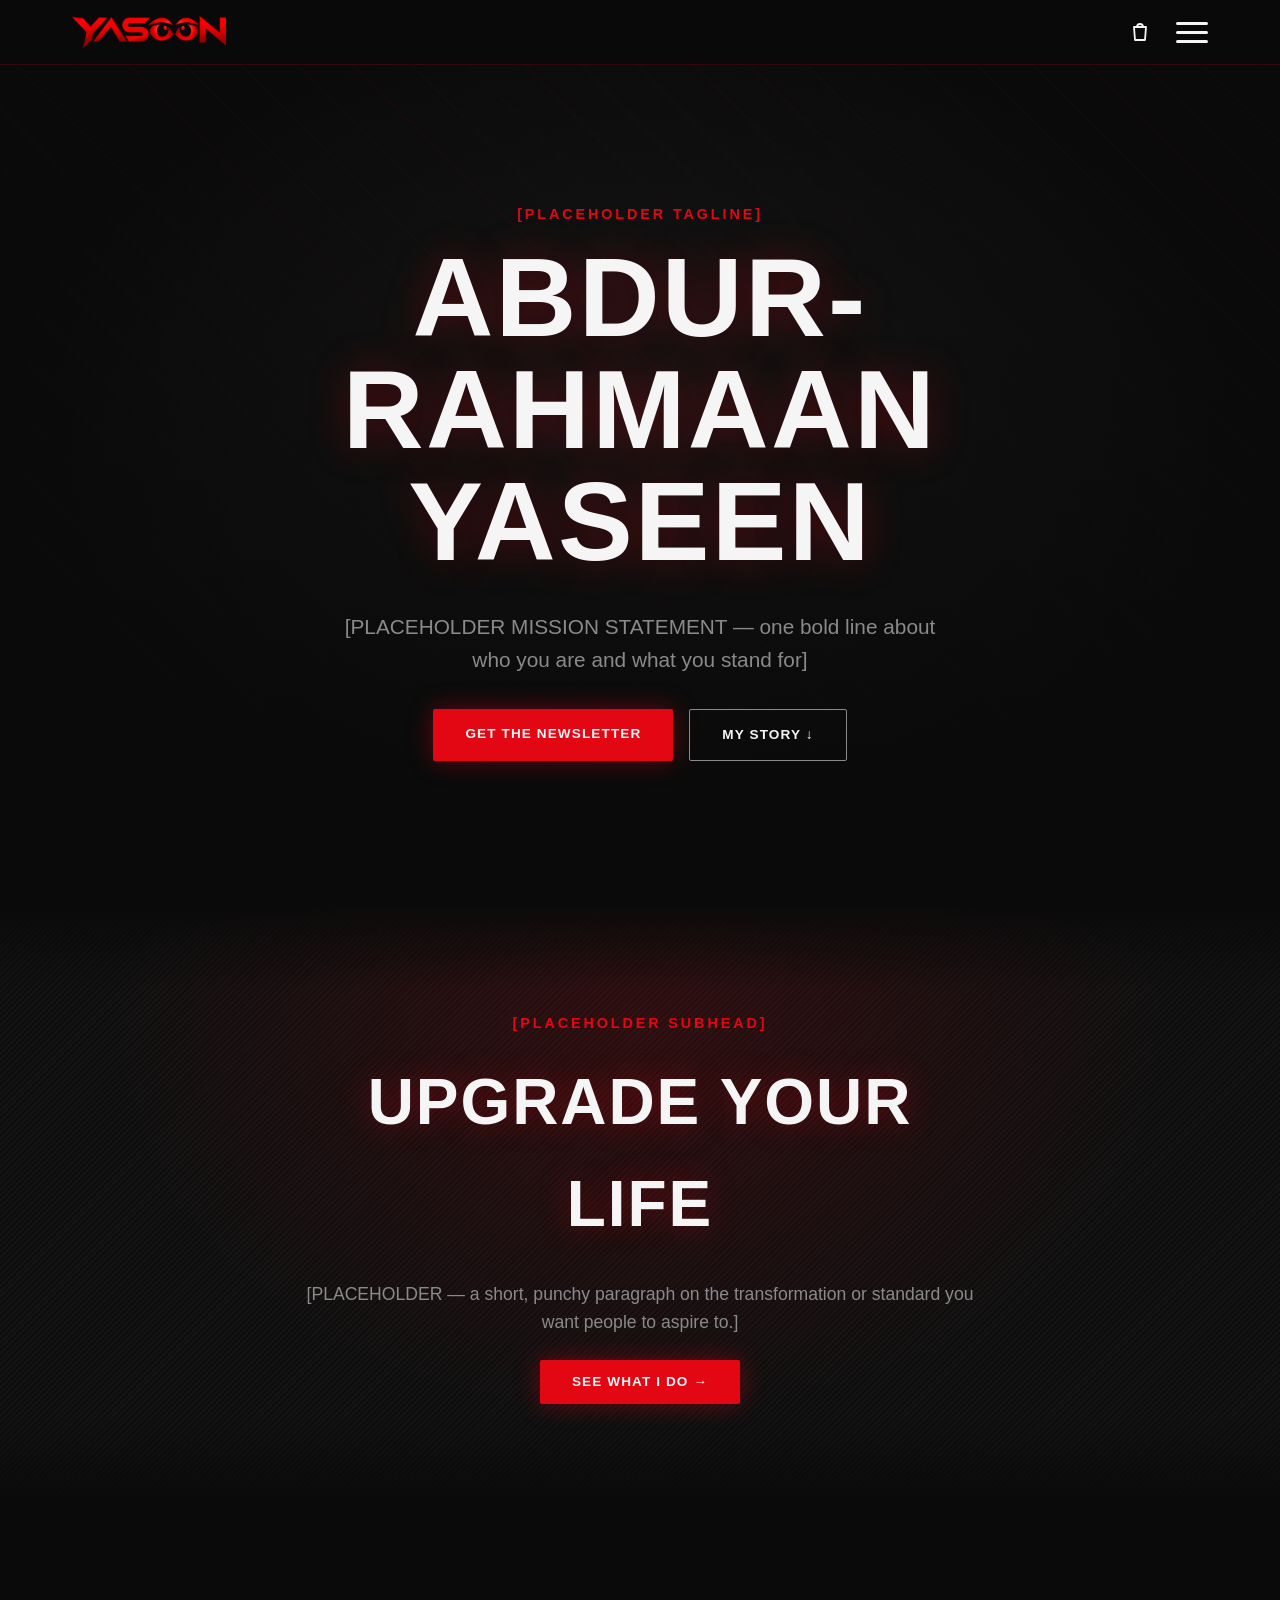
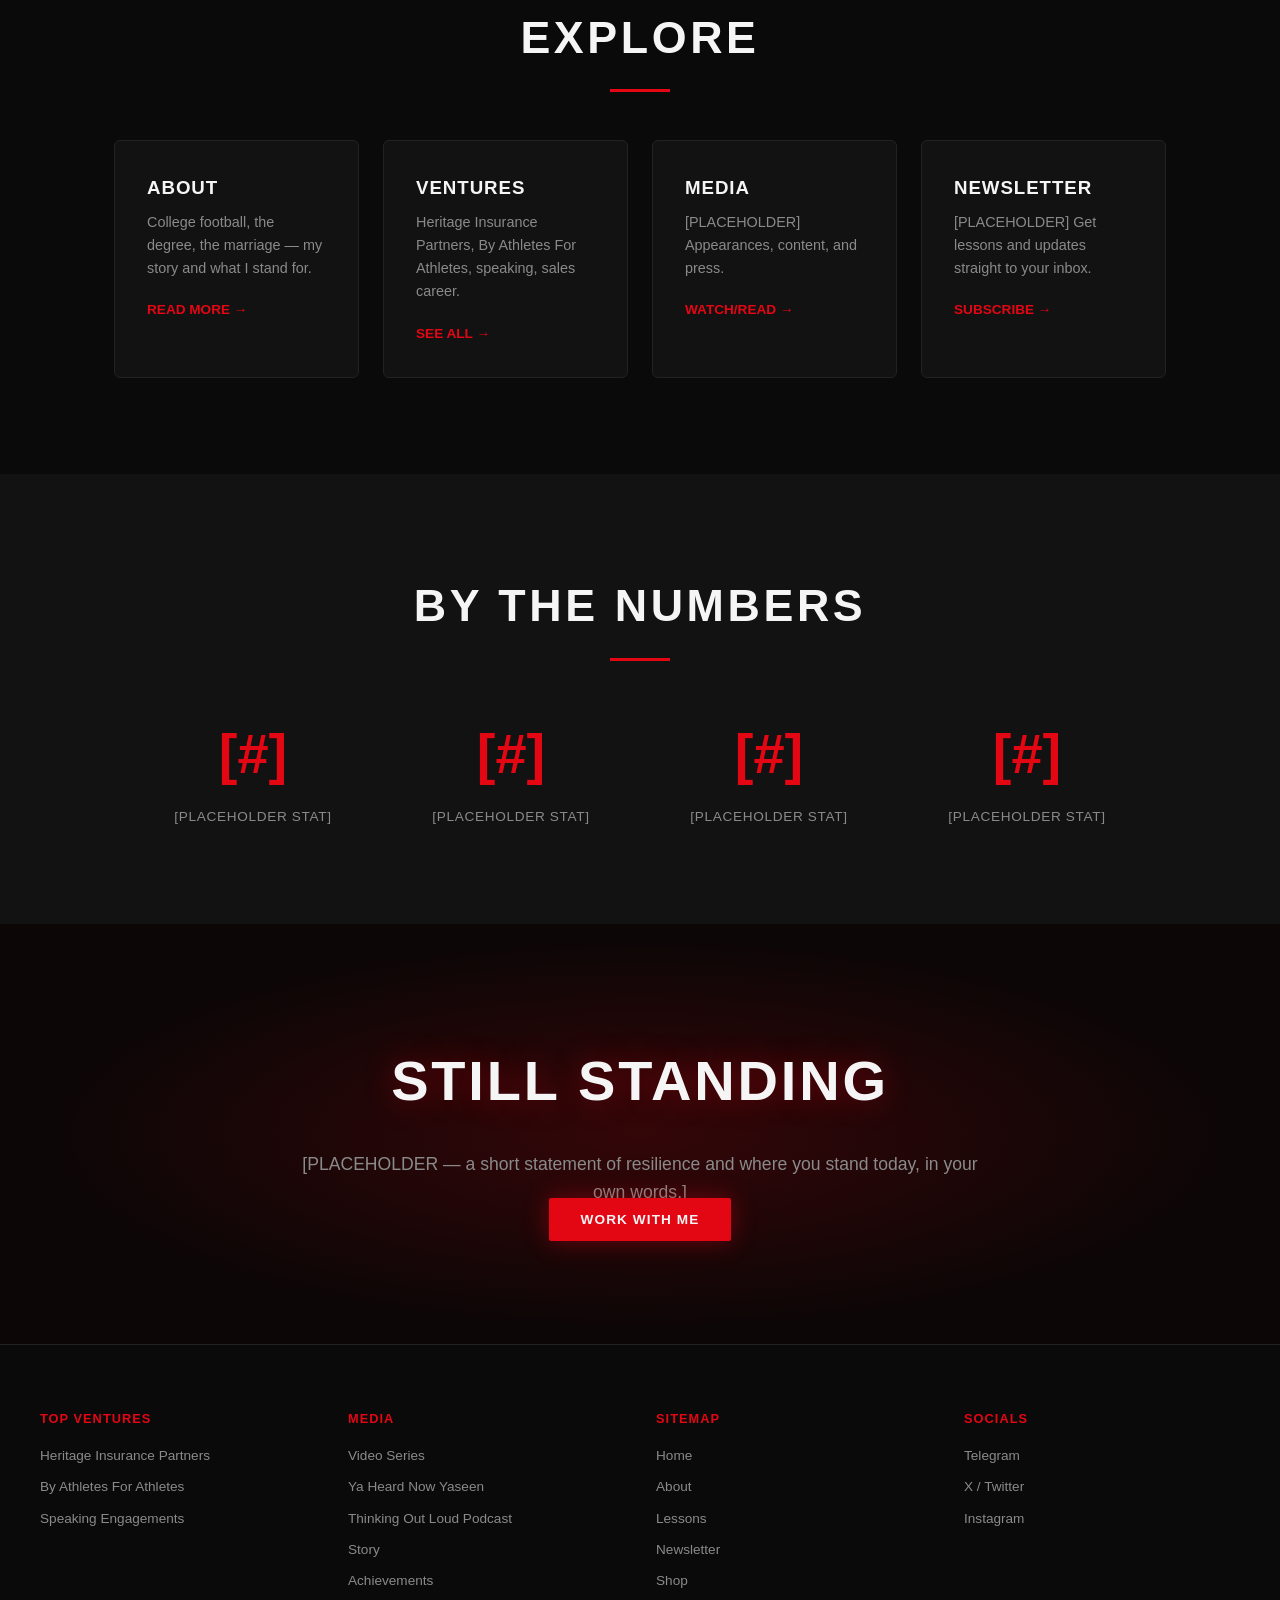
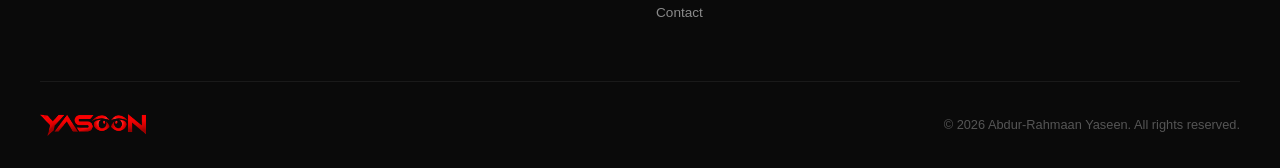
<file: index.html>
<!DOCTYPE html>
<html lang="en">
<head>
<meta charset="UTF-8">
<meta name="viewport" content="width=device-width, initial-scale=1.0">
<title>Abdur-Rahmaan Yaseen</title>
<link rel="stylesheet" href="style.css">
<link rel="icon" type="image/png" sizes="32x32" href="assets/favicon-32.png">
<link rel="icon" type="image/png" sizes="16x16" href="assets/favicon-16.png">
<link rel="apple-touch-icon" href="assets/apple-touch-icon.png">
</head>
<body>

<header class="site-header">
  <div class="header-inner">
    <a class="logo" href="index.html"><img src="assets/logo.png" alt="YAS👀N" class="logo-img"></a>
    <button class="nav-toggle" aria-label="Toggle menu" aria-expanded="false">
      <span></span><span></span><span></span>
    </button>
    <nav class="main-nav">
      <a href="about.html">About</a>
      <a href="lessons.html">Lessons</a>
      <a href="ventures.html">Ventures</a>
      <a href="media.html">Media</a>
      <a href="shop.html">Shop</a>
      <a href="newsletter.html">Newsletter</a>
      <a href="contact.html" class="cta-link">Contact</a>
    </nav>
  </div>
</header>

<section id="top" class="hero">
  <div class="hero-overlay"></div>
  <div class="hero-content">
    <p class="eyebrow">[PLACEHOLDER TAGLINE]</p>
    <h1>ABDUR-RAHMAAN<br>YASEEN</h1>
    <p class="hero-mission">[PLACEHOLDER MISSION STATEMENT — one bold line about who you are and what you stand for]</p>
    <div class="hero-cta">
      <a href="newsletter.html" class="btn btn-primary">Get The Newsletter</a>
      <a href="about.html" class="btn btn-ghost">My Story ↓</a>
    </div>
  </div>
</section>

<section class="upgrade">
  <div class="upgrade-overlay"></div>
  <div class="upgrade-content">
    <p class="eyebrow">[PLACEHOLDER SUBHEAD]</p>
    <h2>UPGRADE YOUR LIFE</h2>
    <p class="upgrade-text">[PLACEHOLDER — a short, punchy paragraph on the transformation or standard you want people to aspire to.]</p>
    <a href="ventures.html" class="btn btn-primary">See What I Do →</a>
  </div>
</section>

<section class="nav-cards">
  <h2 class="section-title">Explore</h2>
  <div class="nav-card-grid">
    <a href="about.html" class="nav-card">
      <h3>About</h3>
      <p>College football, the degree, the marriage — my story and what I stand for.</p>
      <span class="nav-card-link">Read More →</span>
    </a>
    <a href="ventures.html" class="nav-card">
      <h3>Ventures</h3>
      <p>Heritage Insurance Partners, By Athletes For Athletes, speaking, sales career.</p>
      <span class="nav-card-link">See All →</span>
    </a>
    <a href="media.html" class="nav-card">
      <h3>Media</h3>
      <p>[PLACEHOLDER] Appearances, content, and press.</p>
      <span class="nav-card-link">Watch/Read →</span>
    </a>
    <a href="newsletter.html" class="nav-card">
      <h3>Newsletter</h3>
      <p>[PLACEHOLDER] Get lessons and updates straight to your inbox.</p>
      <span class="nav-card-link">Subscribe →</span>
    </a>
  </div>
</section>

<section id="achievements" class="achievements">
  <h2 class="section-title">By The Numbers</h2>
  <div class="stat-grid">
    <div class="stat"><span class="stat-num">[#]</span><span class="stat-label">[PLACEHOLDER STAT]</span></div>
    <div class="stat"><span class="stat-num">[#]</span><span class="stat-label">[PLACEHOLDER STAT]</span></div>
    <div class="stat"><span class="stat-num">[#]</span><span class="stat-label">[PLACEHOLDER STAT]</span></div>
    <div class="stat"><span class="stat-num">[#]</span><span class="stat-label">[PLACEHOLDER STAT]</span></div>
  </div>
</section>

<section class="reaffirm">
  <div class="reaffirm-overlay"></div>
  <div class="reaffirm-content">
    <h2>STILL STANDING</h2>
    <p class="reaffirm-text">[PLACEHOLDER — a short statement of resilience and where you stand today, in your own words.]</p>
    <a href="contact.html" class="btn btn-primary">Work With Me</a>
  </div>
</section>

<footer class="site-footer">
  <div class="footer-inner">
    <div class="footer-col">
      <h4>Top Ventures</h4>
      <a href="https://heritageinsurancepartners.org" target="_blank" rel="noopener">Heritage Insurance Partners</a>
      <a href="https://byathletesforathletes.com" target="_blank" rel="noopener">By Athletes For Athletes</a>
      <a href="ventures.html">Speaking Engagements</a>
    </div>
    <div class="footer-col">
      <h4>Media</h4>
      <a href="media.html">Video Series</a>
      <a href="https://rumble.com/yaheardnowyaseen" target="_blank" rel="noopener">Ya Heard Now Yaseen</a>
      <a href="media.html#thinking-out-loud">Thinking Out Loud Podcast</a>
      <a href="about.html">Story</a>
      <a href="index.html#achievements">Achievements</a>
    </div>
    <div class="footer-col">
      <h4>Sitemap</h4>
      <a href="index.html">Home</a>
      <a href="about.html">About</a>
      <a href="lessons.html">Lessons</a>
      <a href="newsletter.html">Newsletter</a>
      <a href="shop.html">Shop</a>
      <a href="contact.html">Contact</a>
    </div>
    <div class="footer-col">
      <h4>Socials</h4>
      <a href="https://t.me/abdurryaseen" target="_blank" rel="noopener">Telegram</a>
      <a href="https://x.com/abdurryaseen" target="_blank" rel="noopener">X / Twitter</a>
      <a href="https://instagram.com/abdurryaseen" target="_blank" rel="noopener">Instagram</a>
    </div>
  </div>
  <div class="footer-bottom">
    <span class="logo"><img src="assets/logo.png" alt="YAS👀N" class="logo-img"></span>
    <span class="copyright">© <span id="year"></span> Abdur-Rahmaan Yaseen. All rights reserved.</span>
  </div>
</footer>

<script src="script.js"></script>
</body>
</html>
</file>
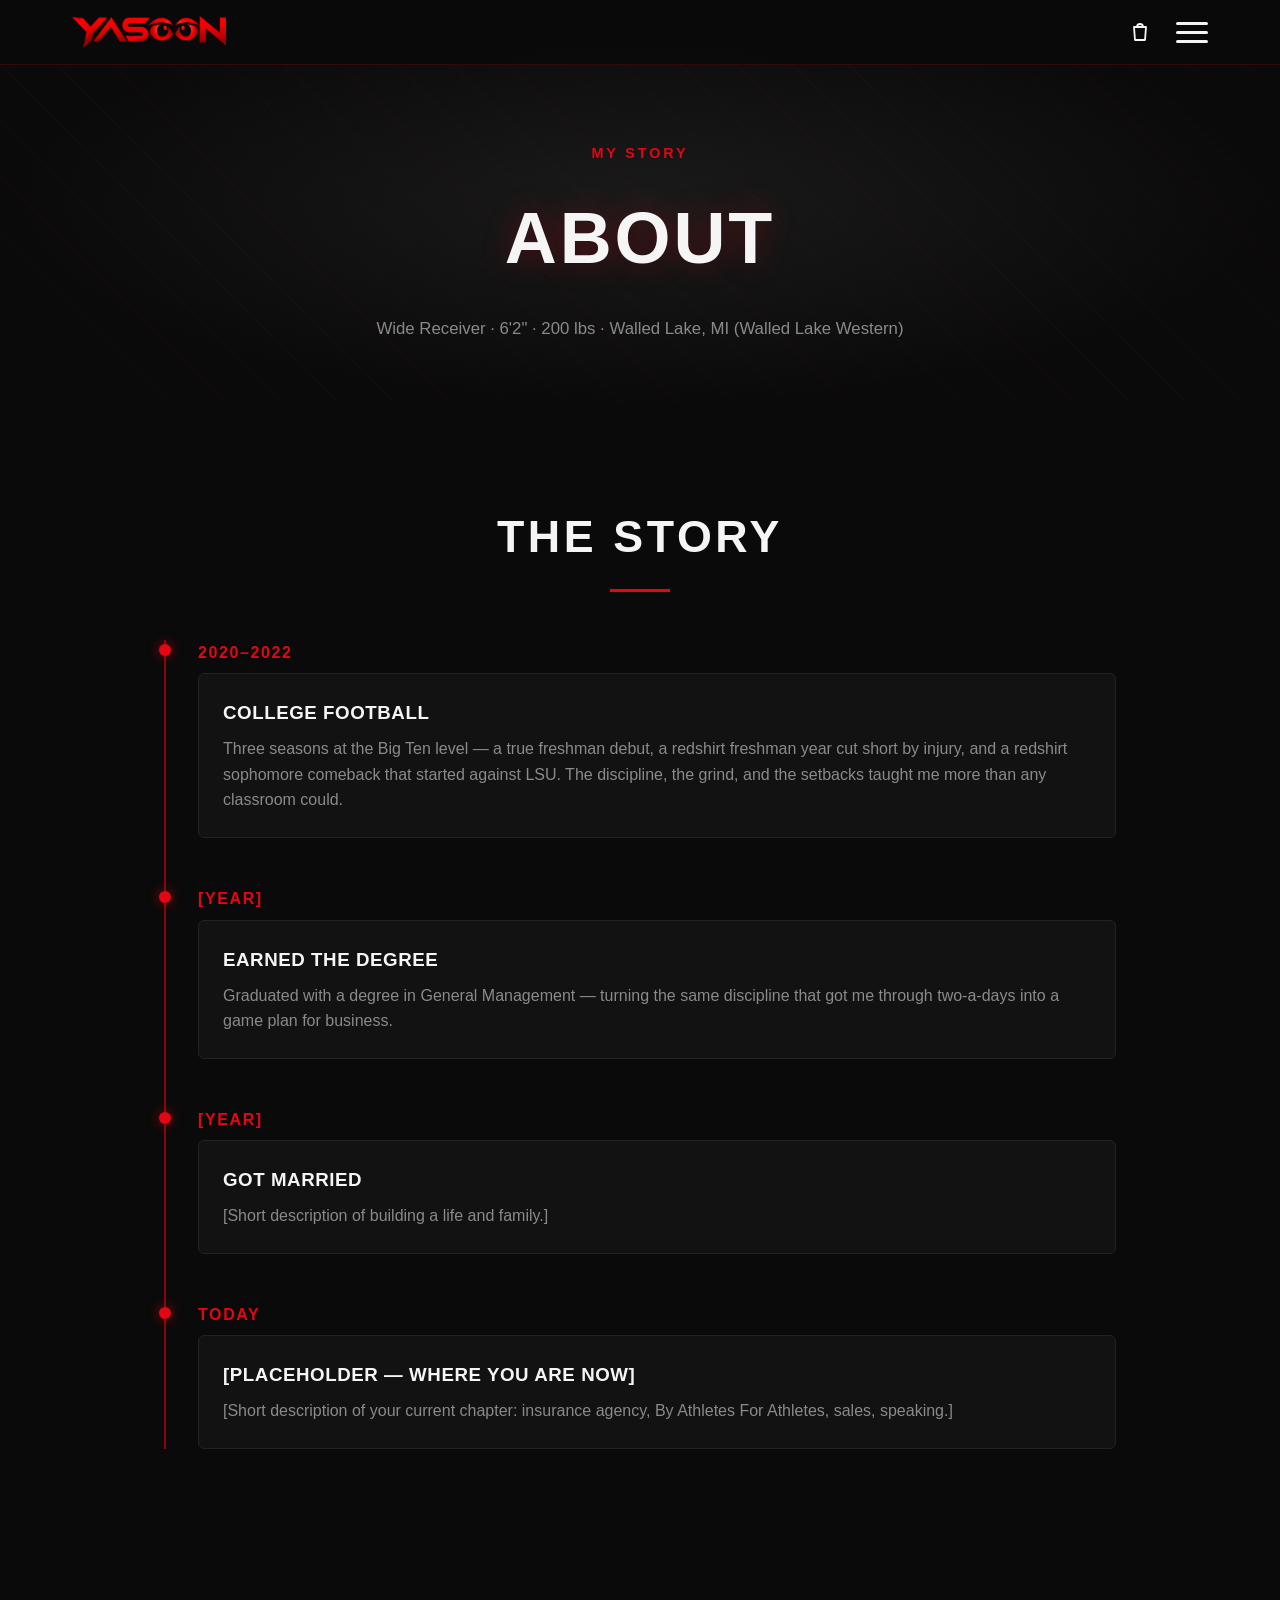
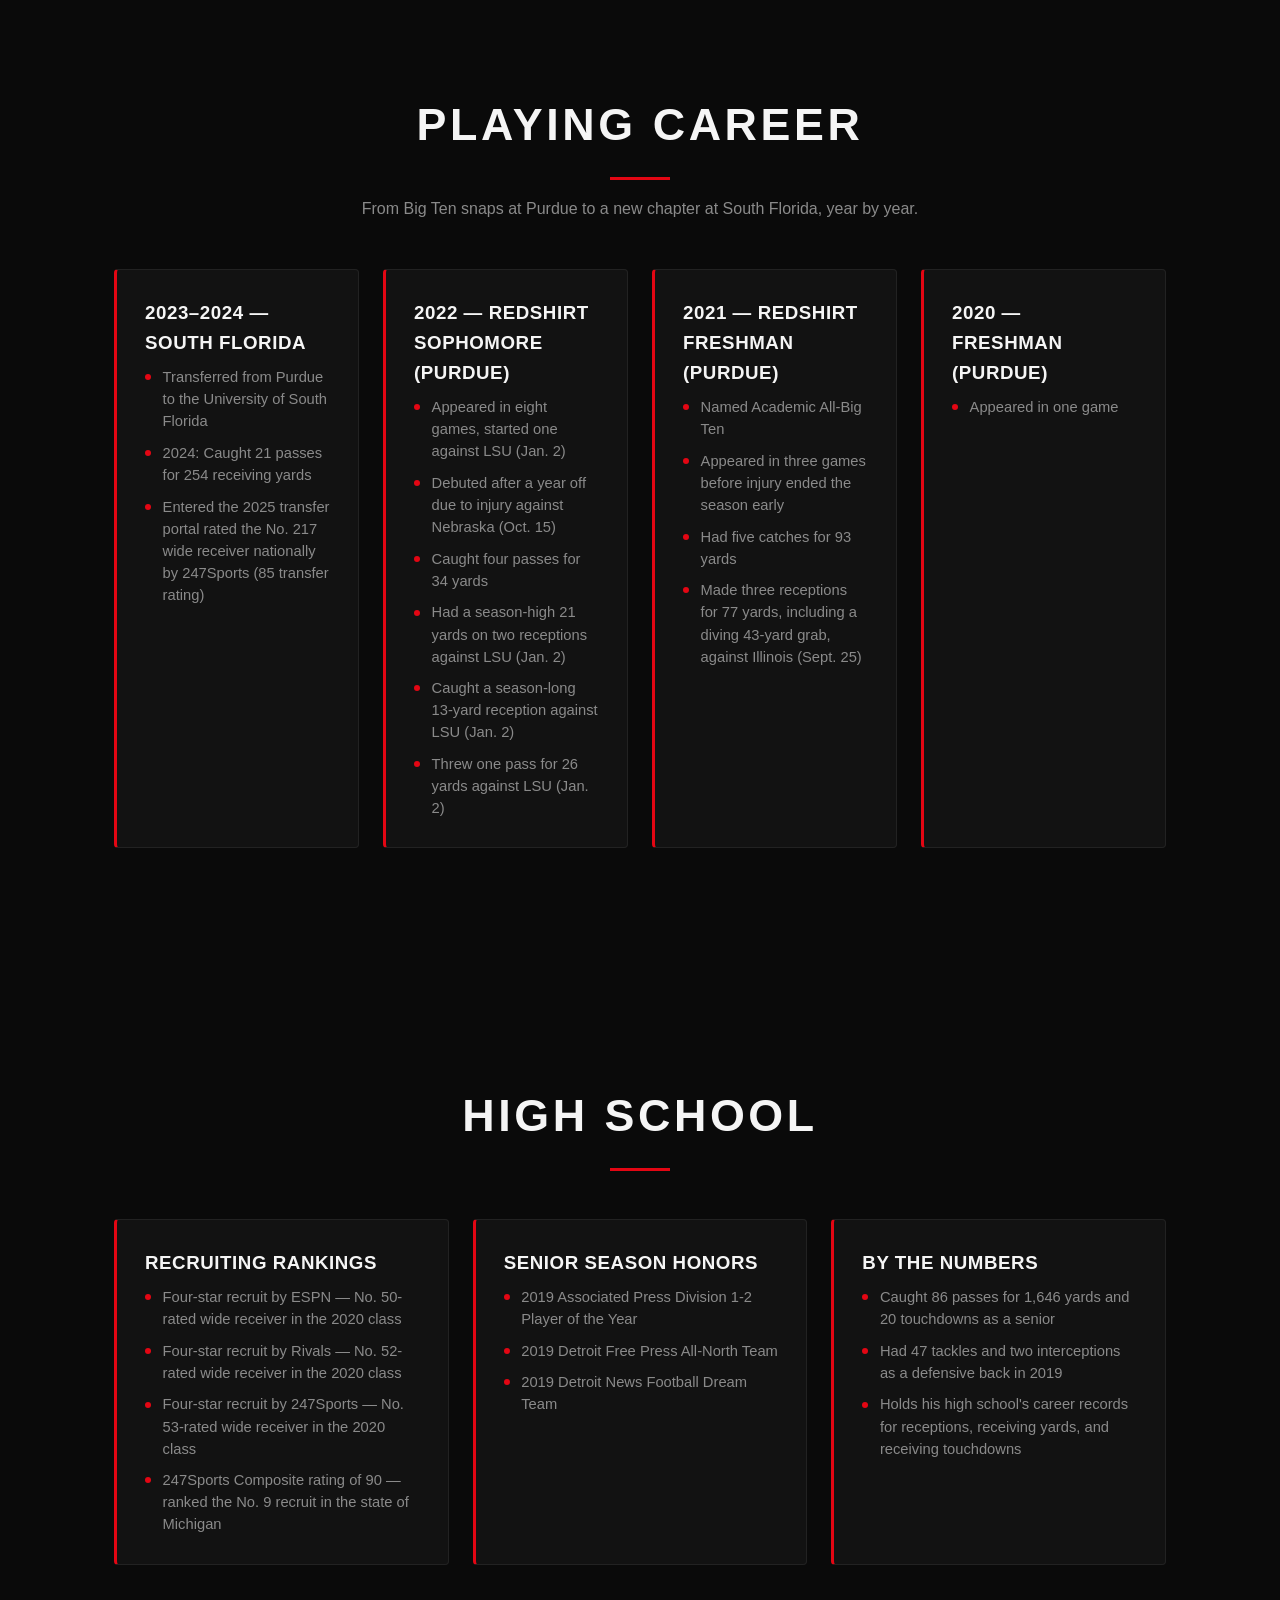
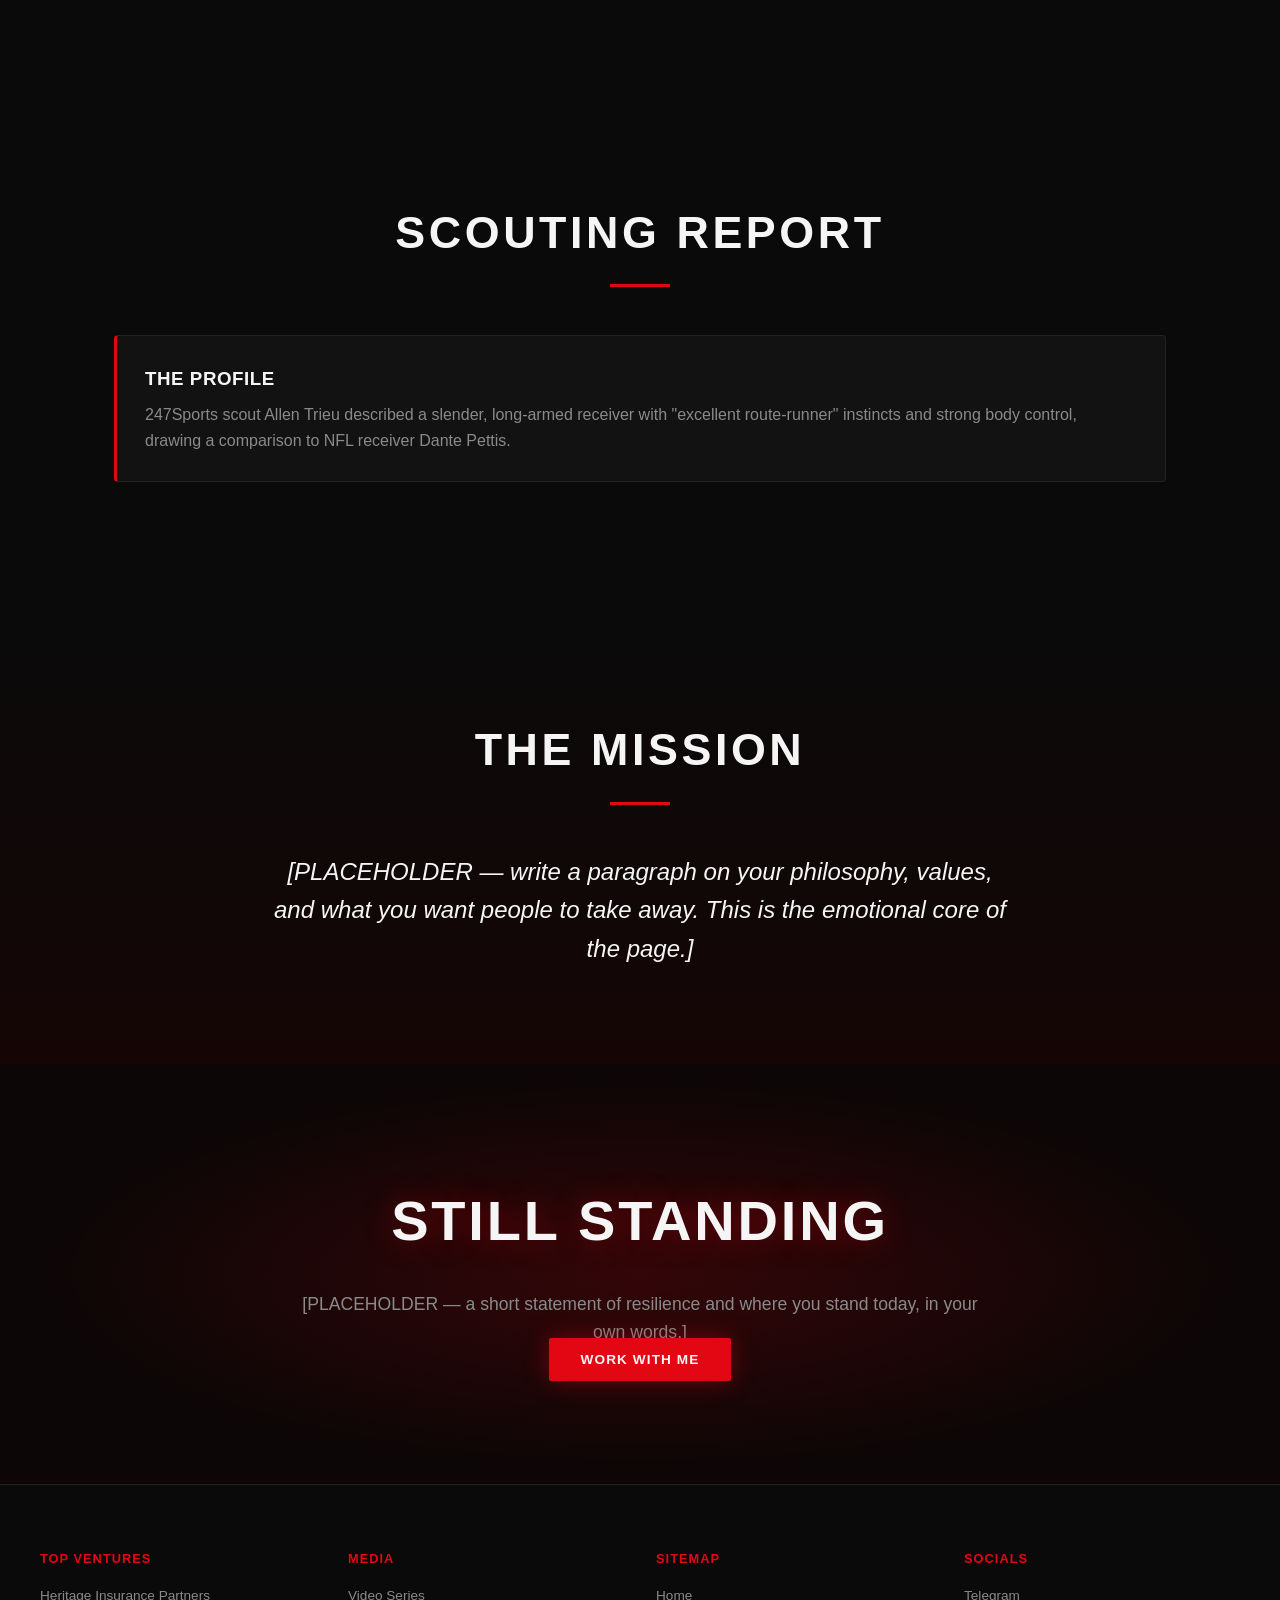
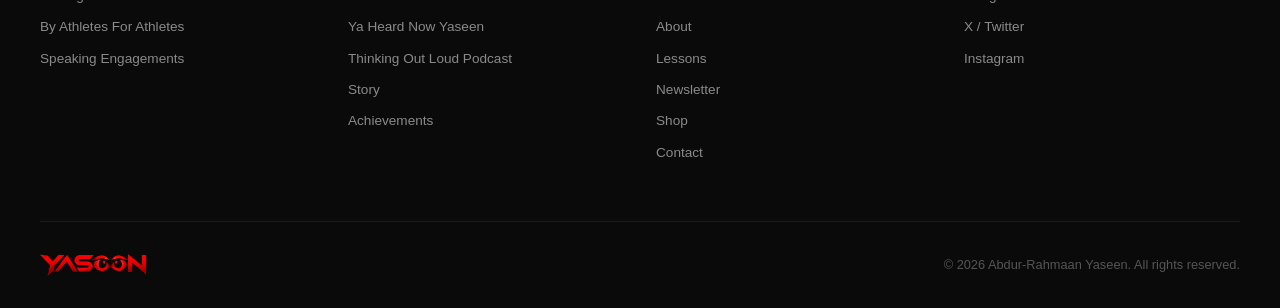
<file: about.html>
<!DOCTYPE html>
<html lang="en">
<head>
<meta charset="UTF-8">
<meta name="viewport" content="width=device-width, initial-scale=1.0">
<title>About — Abdur-Rahmaan Yaseen</title>
<link rel="stylesheet" href="style.css">
<link rel="icon" type="image/png" sizes="32x32" href="assets/favicon-32.png">
<link rel="icon" type="image/png" sizes="16x16" href="assets/favicon-16.png">
<link rel="apple-touch-icon" href="assets/apple-touch-icon.png">
</head>
<body>

<header class="site-header">
  <div class="header-inner">
    <a class="logo" href="index.html"><img src="assets/logo.png" alt="YAS👀N" class="logo-img"></a>
    <button class="nav-toggle" aria-label="Toggle menu" aria-expanded="false">
      <span></span><span></span><span></span>
    </button>
    <nav class="main-nav">
      <a href="about.html" class="active">About</a>
      <a href="lessons.html">Lessons</a>
      <a href="ventures.html">Ventures</a>
      <a href="media.html">Media</a>
      <a href="shop.html">Shop</a>
      <a href="newsletter.html">Newsletter</a>
      <a href="contact.html" class="cta-link">Contact</a>
    </nav>
  </div>
</header>

<section class="page-hero">
  <div class="page-hero-overlay"></div>
  <div class="page-hero-content">
    <p class="eyebrow">My Story</p>
    <h1>ABOUT</h1>
    <p class="page-hero-sub">Wide Receiver · 6'2" · 200 lbs · Walled Lake, MI (Walled Lake Western)</p>
  </div>
</section>

<section id="timeline" class="timeline">
  <h2 class="section-title">The Story</h2>
  <div class="timeline-track">
    <div class="timeline-item">
      <span class="year">2020–2022</span>
      <div class="timeline-card">
        <h3>College Football</h3>
        <p>Three seasons at the Big Ten level — a true freshman debut, a redshirt freshman year cut short by injury, and a redshirt sophomore comeback that started against LSU. The discipline, the grind, and the setbacks taught me more than any classroom could.</p>
      </div>
    </div>
    <div class="timeline-item">
      <span class="year">[YEAR]</span>
      <div class="timeline-card">
        <h3>Earned The Degree</h3>
        <p>Graduated with a degree in General Management — turning the same discipline that got me through two-a-days into a game plan for business.</p>
      </div>
    </div>
    <div class="timeline-item">
      <span class="year">[YEAR]</span>
      <div class="timeline-card">
        <h3>Got Married</h3>
        <p>[Short description of building a life and family.]</p>
      </div>
    </div>
    <div class="timeline-item">
      <span class="year">TODAY</span>
      <div class="timeline-card">
        <h3>[PLACEHOLDER — WHERE YOU ARE NOW]</h3>
        <p>[Short description of your current chapter: insurance agency, By Athletes For Athletes, sales, speaking.]</p>
      </div>
    </div>
  </div>
</section>

<section id="career" class="platform">
  <h2 class="section-title">Playing Career</h2>
  <p class="platform-sub">From Big Ten snaps at Purdue to a new chapter at South Florida, year by year.</p>
  <div class="platform-grid">
    <div class="platform-card">
      <h3>2023–2024 — South Florida</h3>
      <ul class="stat-list">
        <li>Transferred from Purdue to the University of South Florida</li>
        <li>2024: Caught 21 passes for 254 receiving yards</li>
        <li>Entered the 2025 transfer portal rated the No. 217 wide receiver nationally by 247Sports (85 transfer rating)</li>
      </ul>
    </div>
    <div class="platform-card">
      <h3>2022 — Redshirt Sophomore (Purdue)</h3>
      <ul class="stat-list">
        <li>Appeared in eight games, started one against LSU (Jan. 2)</li>
        <li>Debuted after a year off due to injury against Nebraska (Oct. 15)</li>
        <li>Caught four passes for 34 yards</li>
        <li>Had a season-high 21 yards on two receptions against LSU (Jan. 2)</li>
        <li>Caught a season-long 13-yard reception against LSU (Jan. 2)</li>
        <li>Threw one pass for 26 yards against LSU (Jan. 2)</li>
      </ul>
    </div>
    <div class="platform-card">
      <h3>2021 — Redshirt Freshman (Purdue)</h3>
      <ul class="stat-list">
        <li>Named Academic All-Big Ten</li>
        <li>Appeared in three games before injury ended the season early</li>
        <li>Had five catches for 93 yards</li>
        <li>Made three receptions for 77 yards, including a diving 43-yard grab, against Illinois (Sept. 25)</li>
      </ul>
    </div>
    <div class="platform-card">
      <h3>2020 — Freshman (Purdue)</h3>
      <ul class="stat-list">
        <li>Appeared in one game</li>
      </ul>
    </div>
  </div>
</section>

<section id="highschool" class="platform">
  <h2 class="section-title">High School</h2>
  <div class="platform-grid">
    <div class="platform-card">
      <h3>Recruiting Rankings</h3>
      <ul class="stat-list">
        <li>Four-star recruit by ESPN — No. 50-rated wide receiver in the 2020 class</li>
        <li>Four-star recruit by Rivals — No. 52-rated wide receiver in the 2020 class</li>
        <li>Four-star recruit by 247Sports — No. 53-rated wide receiver in the 2020 class</li>
        <li>247Sports Composite rating of 90 — ranked the No. 9 recruit in the state of Michigan</li>
      </ul>
    </div>
    <div class="platform-card">
      <h3>Senior Season Honors</h3>
      <ul class="stat-list">
        <li>2019 Associated Press Division 1-2 Player of the Year</li>
        <li>2019 Detroit Free Press All-North Team</li>
        <li>2019 Detroit News Football Dream Team</li>
      </ul>
    </div>
    <div class="platform-card">
      <h3>By The Numbers</h3>
      <ul class="stat-list">
        <li>Caught 86 passes for 1,646 yards and 20 touchdowns as a senior</li>
        <li>Had 47 tackles and two interceptions as a defensive back in 2019</li>
        <li>Holds his high school's career records for receptions, receiving yards, and receiving touchdowns</li>
      </ul>
    </div>
  </div>
</section>

<section id="scouting" class="platform">
  <h2 class="section-title">Scouting Report</h2>
  <div class="platform-grid">
    <div class="platform-card">
      <h3>The Profile</h3>
      <p>247Sports scout Allen Trieu described a slender, long-armed receiver with "excellent route-runner" instincts and strong body control, drawing a comparison to NFL receiver Dante Pettis.</p>
    </div>
  </div>
</section>

<section id="mission" class="mission">
  <div class="mission-inner">
    <h2 class="section-title">The Mission</h2>
    <p class="mission-text">[PLACEHOLDER — write a paragraph on your philosophy, values, and what you want people to take away. This is the emotional core of the page.]</p>
  </div>
</section>

<section class="reaffirm">
  <div class="reaffirm-overlay"></div>
  <div class="reaffirm-content">
    <h2>STILL STANDING</h2>
    <p class="reaffirm-text">[PLACEHOLDER — a short statement of resilience and where you stand today, in your own words.]</p>
    <a href="contact.html" class="btn btn-primary">Work With Me</a>
  </div>
</section>

<footer class="site-footer">
  <div class="footer-inner">
    <div class="footer-col">
      <h4>Top Ventures</h4>
      <a href="https://heritageinsurancepartners.org" target="_blank" rel="noopener">Heritage Insurance Partners</a>
      <a href="https://byathletesforathletes.com" target="_blank" rel="noopener">By Athletes For Athletes</a>
      <a href="ventures.html">Speaking Engagements</a>
    </div>
    <div class="footer-col">
      <h4>Media</h4>
      <a href="media.html">Video Series</a>
      <a href="https://rumble.com/yaheardnowyaseen" target="_blank" rel="noopener">Ya Heard Now Yaseen</a>
      <a href="media.html#thinking-out-loud">Thinking Out Loud Podcast</a>
      <a href="about.html">Story</a>
      <a href="index.html#achievements">Achievements</a>
    </div>
    <div class="footer-col">
      <h4>Sitemap</h4>
      <a href="index.html">Home</a>
      <a href="about.html">About</a>
      <a href="lessons.html">Lessons</a>
      <a href="newsletter.html">Newsletter</a>
      <a href="shop.html">Shop</a>
      <a href="contact.html">Contact</a>
    </div>
    <div class="footer-col">
      <h4>Socials</h4>
      <a href="https://t.me/abdurryaseen" target="_blank" rel="noopener">Telegram</a>
      <a href="https://x.com/abdurryaseen" target="_blank" rel="noopener">X / Twitter</a>
      <a href="https://instagram.com/abdurryaseen" target="_blank" rel="noopener">Instagram</a>
    </div>
  </div>
  <div class="footer-bottom">
    <span class="logo"><img src="assets/logo.png" alt="YAS👀N" class="logo-img"></span>
    <span class="copyright">© <span id="year"></span> Abdur-Rahmaan Yaseen. All rights reserved.</span>
  </div>
</footer>

<script src="script.js"></script>
</body>
</html>
</file>
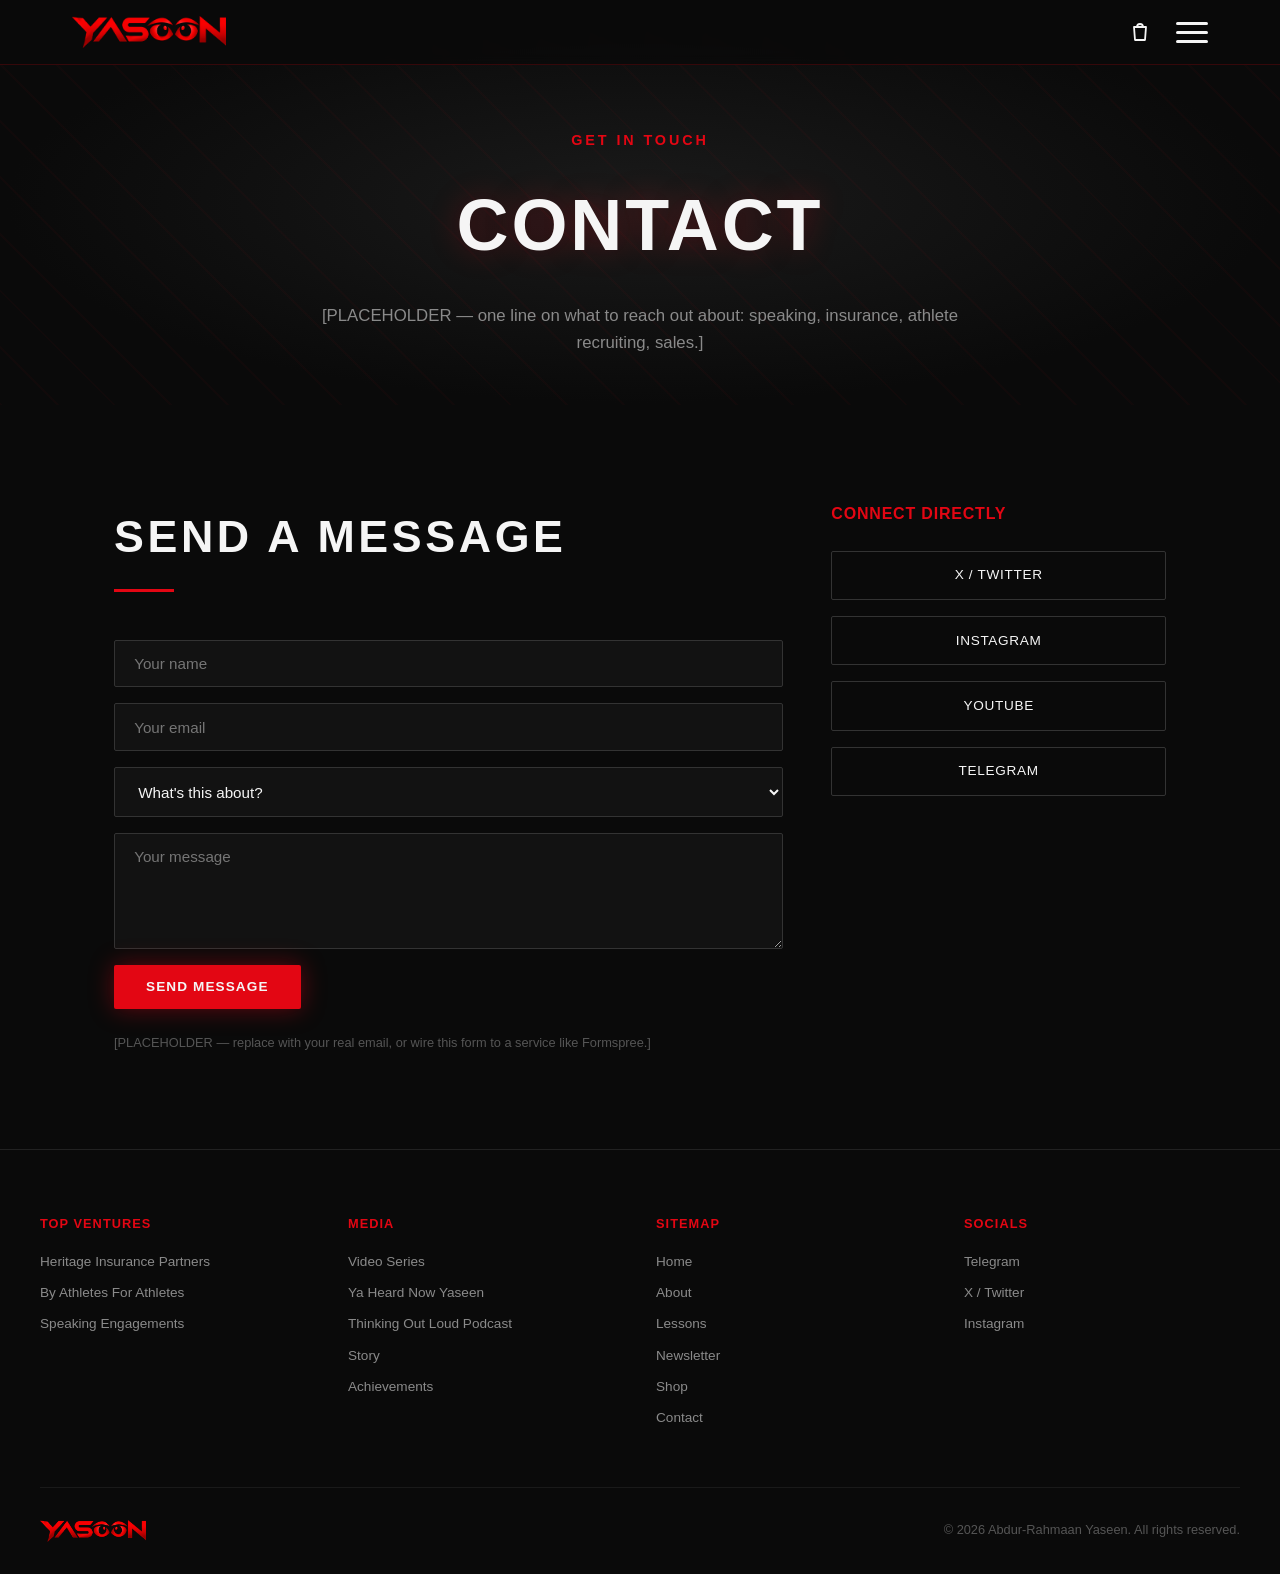
<file: contact.html>
<!DOCTYPE html>
<html lang="en">
<head>
<meta charset="UTF-8">
<meta name="viewport" content="width=device-width, initial-scale=1.0">
<title>Contact — Abdur-Rahmaan Yaseen</title>
<link rel="stylesheet" href="style.css">
<link rel="icon" type="image/png" sizes="32x32" href="assets/favicon-32.png">
<link rel="icon" type="image/png" sizes="16x16" href="assets/favicon-16.png">
<link rel="apple-touch-icon" href="assets/apple-touch-icon.png">
</head>
<body>

<header class="site-header">
  <div class="header-inner">
    <a class="logo" href="index.html"><img src="assets/logo.png" alt="YAS👀N" class="logo-img"></a>
    <button class="nav-toggle" aria-label="Toggle menu" aria-expanded="false">
      <span></span><span></span><span></span>
    </button>
    <nav class="main-nav">
      <a href="about.html">About</a>
      <a href="lessons.html">Lessons</a>
      <a href="ventures.html">Ventures</a>
      <a href="media.html">Media</a>
      <a href="shop.html">Shop</a>
      <a href="newsletter.html">Newsletter</a>
      <a href="contact.html" class="cta-link active">Contact</a>
    </nav>
  </div>
</header>

<section class="page-hero">
  <div class="page-hero-overlay"></div>
  <div class="page-hero-content">
    <p class="eyebrow">Get In Touch</p>
    <h1>CONTACT</h1>
    <p class="page-hero-sub">[PLACEHOLDER — one line on what to reach out about: speaking, insurance, athlete recruiting, sales.]</p>
  </div>
</section>

<section class="contact-page">
  <div class="contact-form-card">
    <h2 class="section-title">Send A Message</h2>
    <form class="contact-form" action="mailto:[PLACEHOLDER@EMAIL.COM]" method="post" enctype="text/plain">
      <input type="text" name="name" placeholder="Your name" required>
      <input type="email" name="email" placeholder="Your email" required>
      <select name="reason">
        <option value="">What's this about?</option>
        <option value="insurance">Heritage Insurance Partners</option>
        <option value="athletes">By Athletes For Athletes</option>
        <option value="speaking">Speaking Engagement</option>
        <option value="sales">Sales / Career</option>
        <option value="other">Other</option>
      </select>
      <textarea name="message" rows="5" placeholder="Your message" required></textarea>
      <button type="submit" class="btn btn-primary">Send Message</button>
    </form>
    <p class="newsletter-note">[PLACEHOLDER — replace with your real email, or wire this form to a service like Formspree.]</p>
  </div>

  <div class="contact-sidebar">
    <h3>Connect Directly</h3>
    <div class="social-grid vertical">
      <a href="https://x.com/abdurryaseen" target="_blank" rel="noopener">X / Twitter</a>
      <a href="https://instagram.com/abdurryaseen" target="_blank" rel="noopener">Instagram</a>
      <a href="https://youtube.com/@abdurryaseen" target="_blank" rel="noopener">YouTube</a>
      <a href="https://t.me/abdurryaseen" target="_blank" rel="noopener">Telegram</a>
    </div>
  </div>
</section>

<footer class="site-footer">
  <div class="footer-inner">
    <div class="footer-col">
      <h4>Top Ventures</h4>
      <a href="https://heritageinsurancepartners.org" target="_blank" rel="noopener">Heritage Insurance Partners</a>
      <a href="https://byathletesforathletes.com" target="_blank" rel="noopener">By Athletes For Athletes</a>
      <a href="ventures.html">Speaking Engagements</a>
    </div>
    <div class="footer-col">
      <h4>Media</h4>
      <a href="media.html">Video Series</a>
      <a href="https://rumble.com/yaheardnowyaseen" target="_blank" rel="noopener">Ya Heard Now Yaseen</a>
      <a href="media.html#thinking-out-loud">Thinking Out Loud Podcast</a>
      <a href="about.html">Story</a>
      <a href="index.html#achievements">Achievements</a>
    </div>
    <div class="footer-col">
      <h4>Sitemap</h4>
      <a href="index.html">Home</a>
      <a href="about.html">About</a>
      <a href="lessons.html">Lessons</a>
      <a href="newsletter.html">Newsletter</a>
      <a href="shop.html">Shop</a>
      <a href="contact.html">Contact</a>
    </div>
    <div class="footer-col">
      <h4>Socials</h4>
      <a href="https://t.me/abdurryaseen" target="_blank" rel="noopener">Telegram</a>
      <a href="https://x.com/abdurryaseen" target="_blank" rel="noopener">X / Twitter</a>
      <a href="https://instagram.com/abdurryaseen" target="_blank" rel="noopener">Instagram</a>
    </div>
  </div>
  <div class="footer-bottom">
    <span class="logo"><img src="assets/logo.png" alt="YAS👀N" class="logo-img"></span>
    <span class="copyright">© <span id="year"></span> Abdur-Rahmaan Yaseen. All rights reserved.</span>
  </div>
</footer>

<script src="script.js"></script>
</body>
</html>
</file>
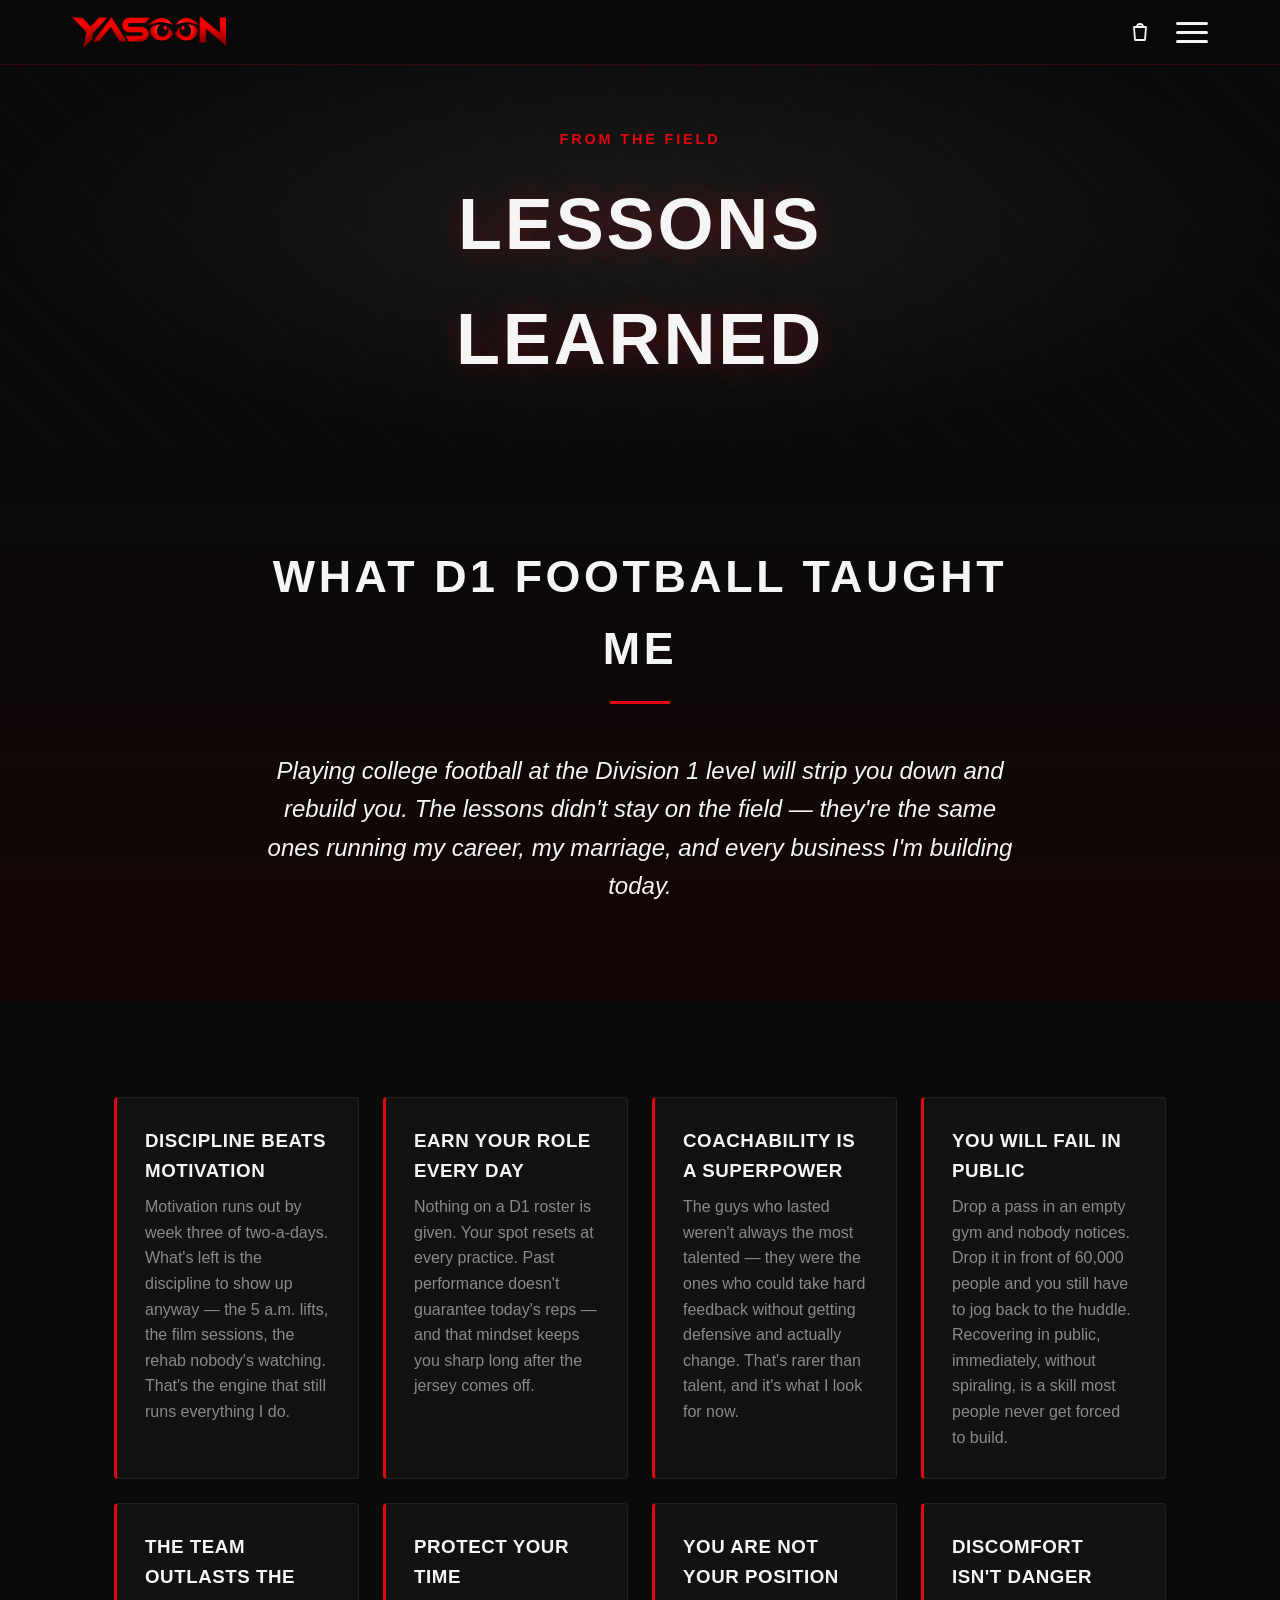
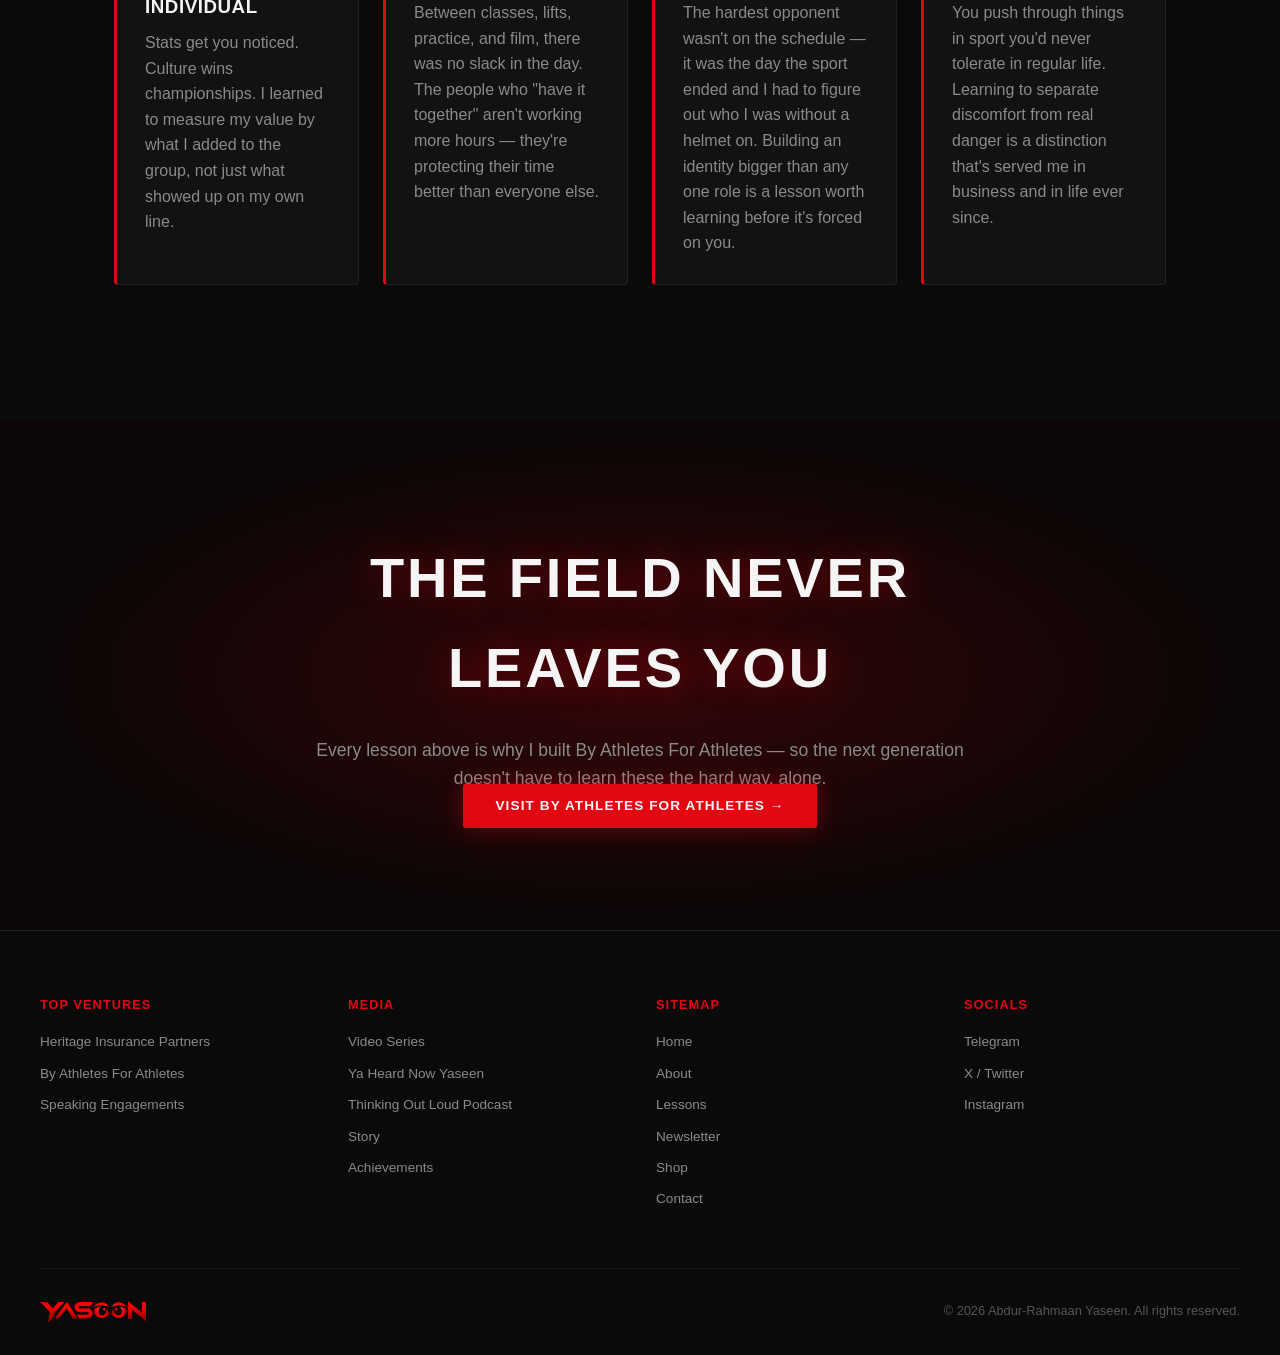
<file: lessons.html>
<!DOCTYPE html>
<html lang="en">
<head>
<meta charset="UTF-8">
<meta name="viewport" content="width=device-width, initial-scale=1.0">
<title>Lessons From D1 — Abdur-Rahmaan Yaseen</title>
<link rel="stylesheet" href="style.css">
<link rel="icon" type="image/png" sizes="32x32" href="assets/favicon-32.png">
<link rel="icon" type="image/png" sizes="16x16" href="assets/favicon-16.png">
<link rel="apple-touch-icon" href="assets/apple-touch-icon.png">
</head>
<body>

<header class="site-header">
  <div class="header-inner">
    <a class="logo" href="index.html"><img src="assets/logo.png" alt="YAS👀N" class="logo-img"></a>
    <button class="nav-toggle" aria-label="Toggle menu" aria-expanded="false">
      <span></span><span></span><span></span>
    </button>
    <nav class="main-nav">
      <a href="about.html">About</a>
      <a href="lessons.html" class="active">Lessons</a>
      <a href="ventures.html">Ventures</a>
      <a href="media.html">Media</a>
      <a href="shop.html">Shop</a>
      <a href="newsletter.html">Newsletter</a>
      <a href="contact.html" class="cta-link">Contact</a>
    </nav>
  </div>
</header>

<section class="page-hero">
  <div class="page-hero-overlay"></div>
  <div class="page-hero-content">
    <p class="eyebrow">From The Field</p>
    <h1>LESSONS LEARNED</h1>
  </div>
</section>

<section id="intro" class="mission">
  <div class="mission-inner">
    <h2 class="section-title">What D1 Football Taught Me</h2>
    <p class="mission-text">Playing college football at the Division 1 level will strip you down and rebuild you. The lessons didn't stay on the field — they're the same ones running my career, my marriage, and every business I'm building today.</p>
  </div>
</section>

<section id="lessons" class="platform">
  <div class="platform-grid">
    <div class="platform-card">
      <h3>Discipline Beats Motivation</h3>
      <p>Motivation runs out by week three of two-a-days. What's left is the discipline to show up anyway — the 5 a.m. lifts, the film sessions, the rehab nobody's watching. That's the engine that still runs everything I do.</p>
    </div>
    <div class="platform-card">
      <h3>Earn Your Role Every Day</h3>
      <p>Nothing on a D1 roster is given. Your spot resets at every practice. Past performance doesn't guarantee today's reps — and that mindset keeps you sharp long after the jersey comes off.</p>
    </div>
    <div class="platform-card">
      <h3>Coachability Is a Superpower</h3>
      <p>The guys who lasted weren't always the most talented — they were the ones who could take hard feedback without getting defensive and actually change. That's rarer than talent, and it's what I look for now.</p>
    </div>
    <div class="platform-card">
      <h3>You Will Fail in Public</h3>
      <p>Drop a pass in an empty gym and nobody notices. Drop it in front of 60,000 people and you still have to jog back to the huddle. Recovering in public, immediately, without spiraling, is a skill most people never get forced to build.</p>
    </div>
    <div class="platform-card">
      <h3>The Team Outlasts the Individual</h3>
      <p>Stats get you noticed. Culture wins championships. I learned to measure my value by what I added to the group, not just what showed up on my own line.</p>
    </div>
    <div class="platform-card">
      <h3>Protect Your Time</h3>
      <p>Between classes, lifts, practice, and film, there was no slack in the day. The people who "have it together" aren't working more hours — they're protecting their time better than everyone else.</p>
    </div>
    <div class="platform-card">
      <h3>You Are Not Your Position</h3>
      <p>The hardest opponent wasn't on the schedule — it was the day the sport ended and I had to figure out who I was without a helmet on. Building an identity bigger than any one role is a lesson worth learning before it's forced on you.</p>
    </div>
    <div class="platform-card">
      <h3>Discomfort Isn't Danger</h3>
      <p>You push through things in sport you'd never tolerate in regular life. Learning to separate discomfort from real danger is a distinction that's served me in business and in life ever since.</p>
    </div>
  </div>
</section>

<section class="reaffirm">
  <div class="reaffirm-overlay"></div>
  <div class="reaffirm-content">
    <h2>THE FIELD NEVER LEAVES YOU</h2>
    <p class="reaffirm-text">Every lesson above is why I built By Athletes For Athletes — so the next generation doesn't have to learn these the hard way, alone.</p>
    <a href="https://byathletesforathletes.com" target="_blank" rel="noopener" class="btn btn-primary">Visit By Athletes For Athletes →</a>
  </div>
</section>

<footer class="site-footer">
  <div class="footer-inner">
    <div class="footer-col">
      <h4>Top Ventures</h4>
      <a href="https://heritageinsurancepartners.org" target="_blank" rel="noopener">Heritage Insurance Partners</a>
      <a href="https://byathletesforathletes.com" target="_blank" rel="noopener">By Athletes For Athletes</a>
      <a href="ventures.html">Speaking Engagements</a>
    </div>
    <div class="footer-col">
      <h4>Media</h4>
      <a href="media.html">Video Series</a>
      <a href="https://rumble.com/yaheardnowyaseen" target="_blank" rel="noopener">Ya Heard Now Yaseen</a>
      <a href="media.html#thinking-out-loud">Thinking Out Loud Podcast</a>
      <a href="about.html">Story</a>
      <a href="index.html#achievements">Achievements</a>
    </div>
    <div class="footer-col">
      <h4>Sitemap</h4>
      <a href="index.html">Home</a>
      <a href="about.html">About</a>
      <a href="lessons.html">Lessons</a>
      <a href="newsletter.html">Newsletter</a>
      <a href="shop.html">Shop</a>
      <a href="contact.html">Contact</a>
    </div>
    <div class="footer-col">
      <h4>Socials</h4>
      <a href="https://t.me/abdurryaseen" target="_blank" rel="noopener">Telegram</a>
      <a href="https://x.com/abdurryaseen" target="_blank" rel="noopener">X / Twitter</a>
      <a href="https://instagram.com/abdurryaseen" target="_blank" rel="noopener">Instagram</a>
    </div>
  </div>
  <div class="footer-bottom">
    <span class="logo"><img src="assets/logo.png" alt="YAS👀N" class="logo-img"></span>
    <span class="copyright">© <span id="year"></span> Abdur-Rahmaan Yaseen. All rights reserved.</span>
  </div>
</footer>

<script src="script.js"></script>
</body>
</html>
</file>
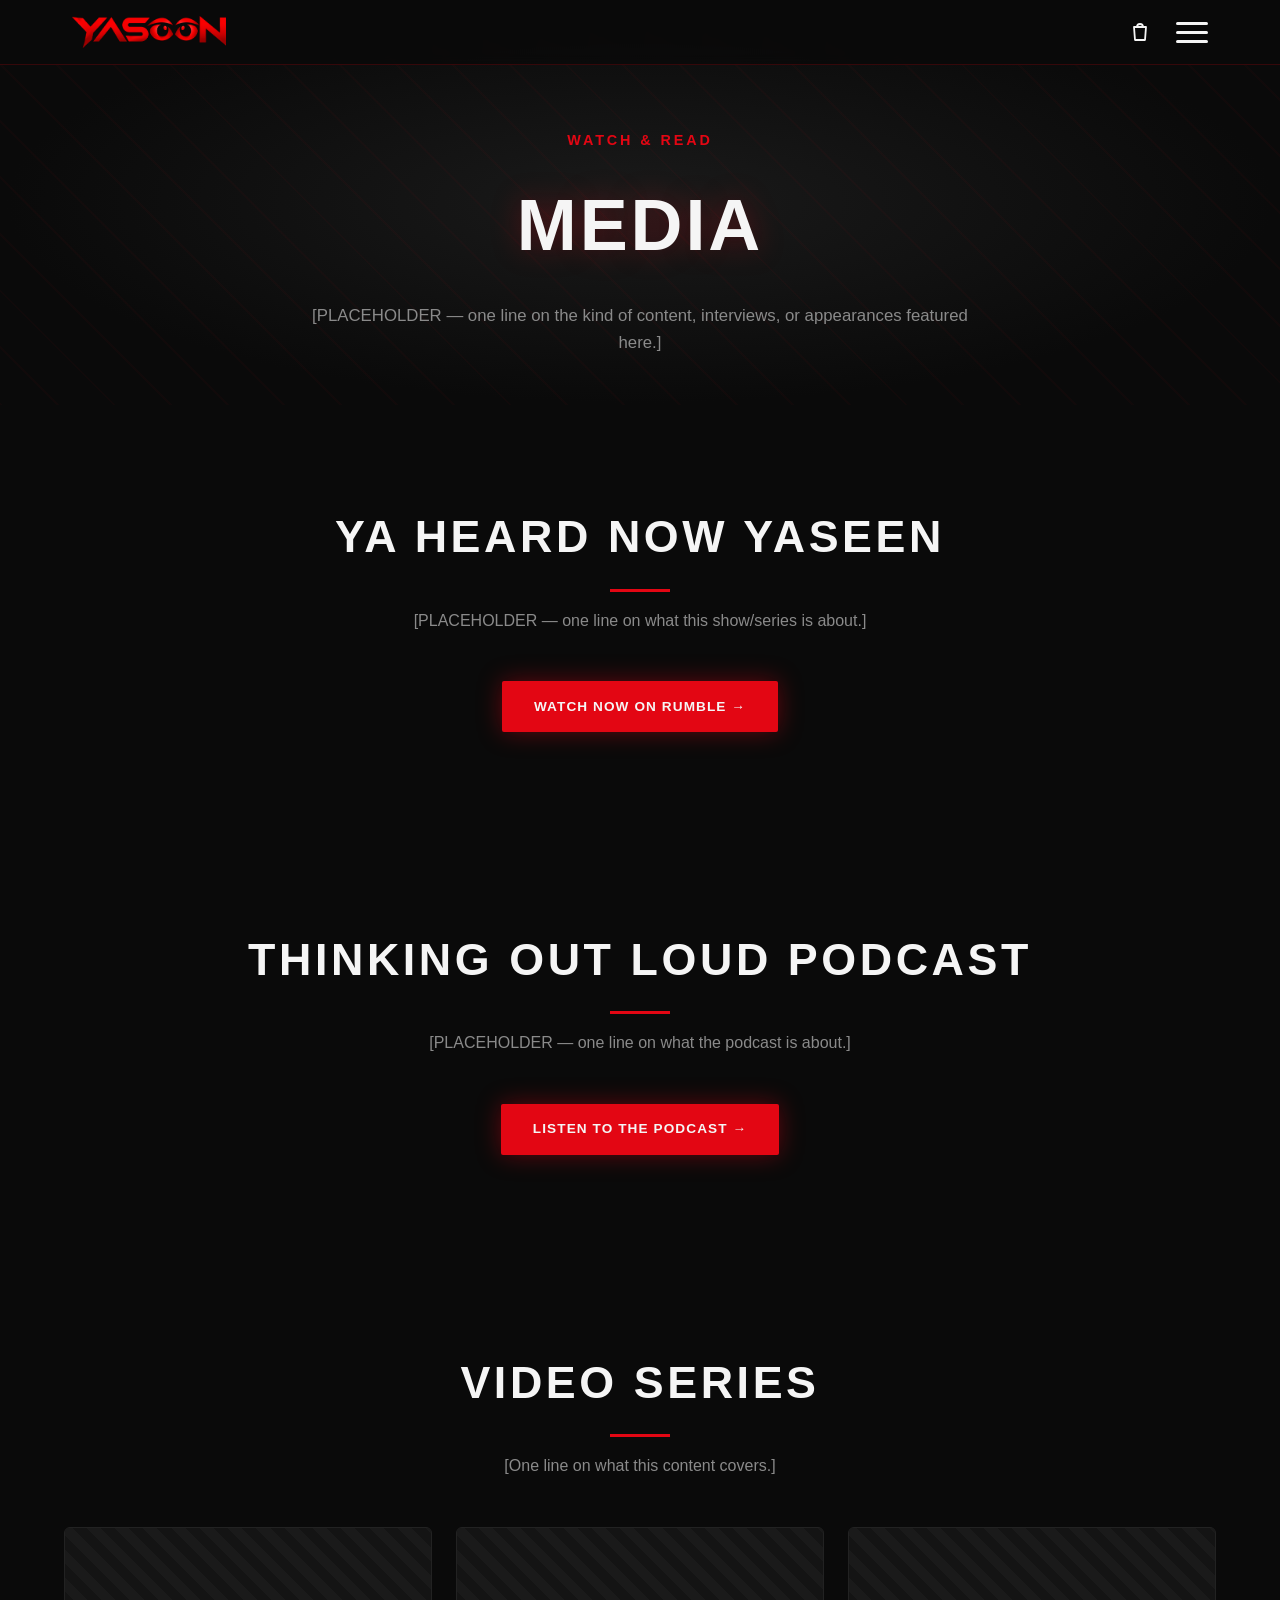
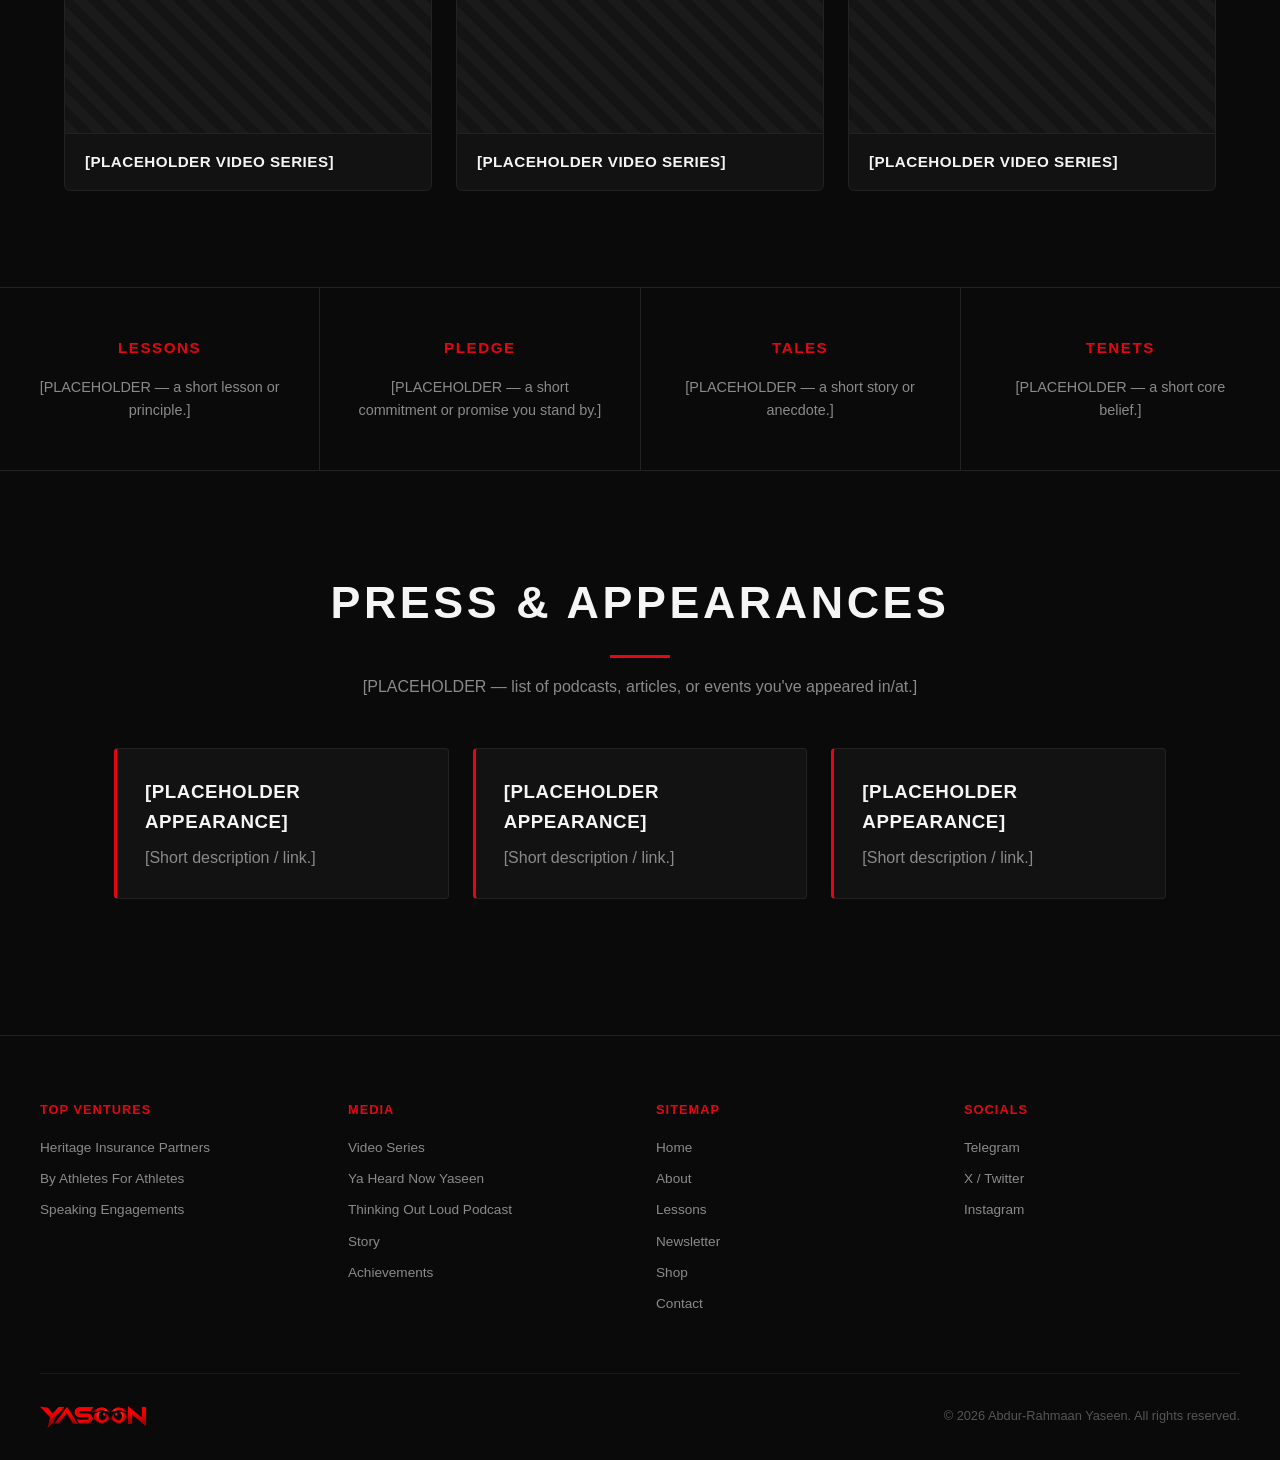
<file: media.html>
<!DOCTYPE html>
<html lang="en">
<head>
<meta charset="UTF-8">
<meta name="viewport" content="width=device-width, initial-scale=1.0">
<title>Media — Abdur-Rahmaan Yaseen</title>
<link rel="stylesheet" href="style.css">
<link rel="icon" type="image/png" sizes="32x32" href="assets/favicon-32.png">
<link rel="icon" type="image/png" sizes="16x16" href="assets/favicon-16.png">
<link rel="apple-touch-icon" href="assets/apple-touch-icon.png">
</head>
<body>

<header class="site-header">
  <div class="header-inner">
    <a class="logo" href="index.html"><img src="assets/logo.png" alt="YAS👀N" class="logo-img"></a>
    <button class="nav-toggle" aria-label="Toggle menu" aria-expanded="false">
      <span></span><span></span><span></span>
    </button>
    <nav class="main-nav">
      <a href="about.html">About</a>
      <a href="lessons.html">Lessons</a>
      <a href="ventures.html">Ventures</a>
      <a href="media.html" class="active">Media</a>
      <a href="shop.html">Shop</a>
      <a href="newsletter.html">Newsletter</a>
      <a href="contact.html" class="cta-link">Contact</a>
    </nav>
  </div>
</header>

<section class="page-hero">
  <div class="page-hero-overlay"></div>
  <div class="page-hero-content">
    <p class="eyebrow">Watch &amp; Read</p>
    <h1>MEDIA</h1>
    <p class="page-hero-sub">[PLACEHOLDER — one line on the kind of content, interviews, or appearances featured here.]</p>
  </div>
</section>

<section id="yhys" class="platform">
  <h2 class="section-title">Ya Heard Now Yaseen</h2>
  <p class="platform-sub">[PLACEHOLDER — one line on what this show/series is about.]</p>
  <a href="https://rumble.com/yaheardnowyaseen" target="_blank" rel="noopener" class="btn btn-primary platform-cta">Watch Now on Rumble →</a>
</section>

<section id="thinking-out-loud" class="platform">
  <h2 class="section-title">Thinking Out Loud Podcast</h2>
  <p class="platform-sub">[PLACEHOLDER — one line on what the podcast is about.]</p>
  <!-- TODO: replace # with the podcast link -->
  <a href="#" target="_blank" rel="noopener" class="btn btn-primary platform-cta">Listen to the Podcast →</a>
</section>

<section class="exclusive">
  <h2 class="section-title">Video Series</h2>
  <p class="exclusive-sub">[One line on what this content covers.]</p>
  <div class="exclusive-grid">
    <div class="exclusive-card">
      <div class="exclusive-thumb"></div>
      <h3>[PLACEHOLDER VIDEO SERIES]</h3>
    </div>
    <div class="exclusive-card">
      <div class="exclusive-thumb"></div>
      <h3>[PLACEHOLDER VIDEO SERIES]</h3>
    </div>
    <div class="exclusive-card">
      <div class="exclusive-thumb"></div>
      <h3>[PLACEHOLDER VIDEO SERIES]</h3>
    </div>
  </div>
</section>

<section id="cards" class="card-columns">
  <div class="col-card">
    <h3>Lessons</h3>
    <p>[PLACEHOLDER — a short lesson or principle.]</p>
  </div>
  <div class="col-card">
    <h3>Pledge</h3>
    <p>[PLACEHOLDER — a short commitment or promise you stand by.]</p>
  </div>
  <div class="col-card">
    <h3>Tales</h3>
    <p>[PLACEHOLDER — a short story or anecdote.]</p>
  </div>
  <div class="col-card">
    <h3>Tenets</h3>
    <p>[PLACEHOLDER — a short core belief.]</p>
  </div>
</section>

<section class="platform">
  <h2 class="section-title">Press &amp; Appearances</h2>
  <p class="platform-sub">[PLACEHOLDER — list of podcasts, articles, or events you've appeared in/at.]</p>
  <div class="platform-grid">
    <div class="platform-card">
      <h3>[PLACEHOLDER APPEARANCE]</h3>
      <p>[Short description / link.]</p>
    </div>
    <div class="platform-card">
      <h3>[PLACEHOLDER APPEARANCE]</h3>
      <p>[Short description / link.]</p>
    </div>
    <div class="platform-card">
      <h3>[PLACEHOLDER APPEARANCE]</h3>
      <p>[Short description / link.]</p>
    </div>
  </div>
</section>

<footer class="site-footer">
  <div class="footer-inner">
    <div class="footer-col">
      <h4>Top Ventures</h4>
      <a href="https://heritageinsurancepartners.org" target="_blank" rel="noopener">Heritage Insurance Partners</a>
      <a href="https://byathletesforathletes.com" target="_blank" rel="noopener">By Athletes For Athletes</a>
      <a href="ventures.html">Speaking Engagements</a>
    </div>
    <div class="footer-col">
      <h4>Media</h4>
      <a href="media.html">Video Series</a>
      <a href="https://rumble.com/yaheardnowyaseen" target="_blank" rel="noopener">Ya Heard Now Yaseen</a>
      <a href="media.html#thinking-out-loud">Thinking Out Loud Podcast</a>
      <a href="about.html">Story</a>
      <a href="index.html#achievements">Achievements</a>
    </div>
    <div class="footer-col">
      <h4>Sitemap</h4>
      <a href="index.html">Home</a>
      <a href="about.html">About</a>
      <a href="lessons.html">Lessons</a>
      <a href="newsletter.html">Newsletter</a>
      <a href="shop.html">Shop</a>
      <a href="contact.html">Contact</a>
    </div>
    <div class="footer-col">
      <h4>Socials</h4>
      <a href="https://t.me/abdurryaseen" target="_blank" rel="noopener">Telegram</a>
      <a href="https://x.com/abdurryaseen" target="_blank" rel="noopener">X / Twitter</a>
      <a href="https://instagram.com/abdurryaseen" target="_blank" rel="noopener">Instagram</a>
    </div>
  </div>
  <div class="footer-bottom">
    <span class="logo"><img src="assets/logo.png" alt="YAS👀N" class="logo-img"></span>
    <span class="copyright">© <span id="year"></span> Abdur-Rahmaan Yaseen. All rights reserved.</span>
  </div>
</footer>

<script src="script.js"></script>
</body>
</html>
</file>
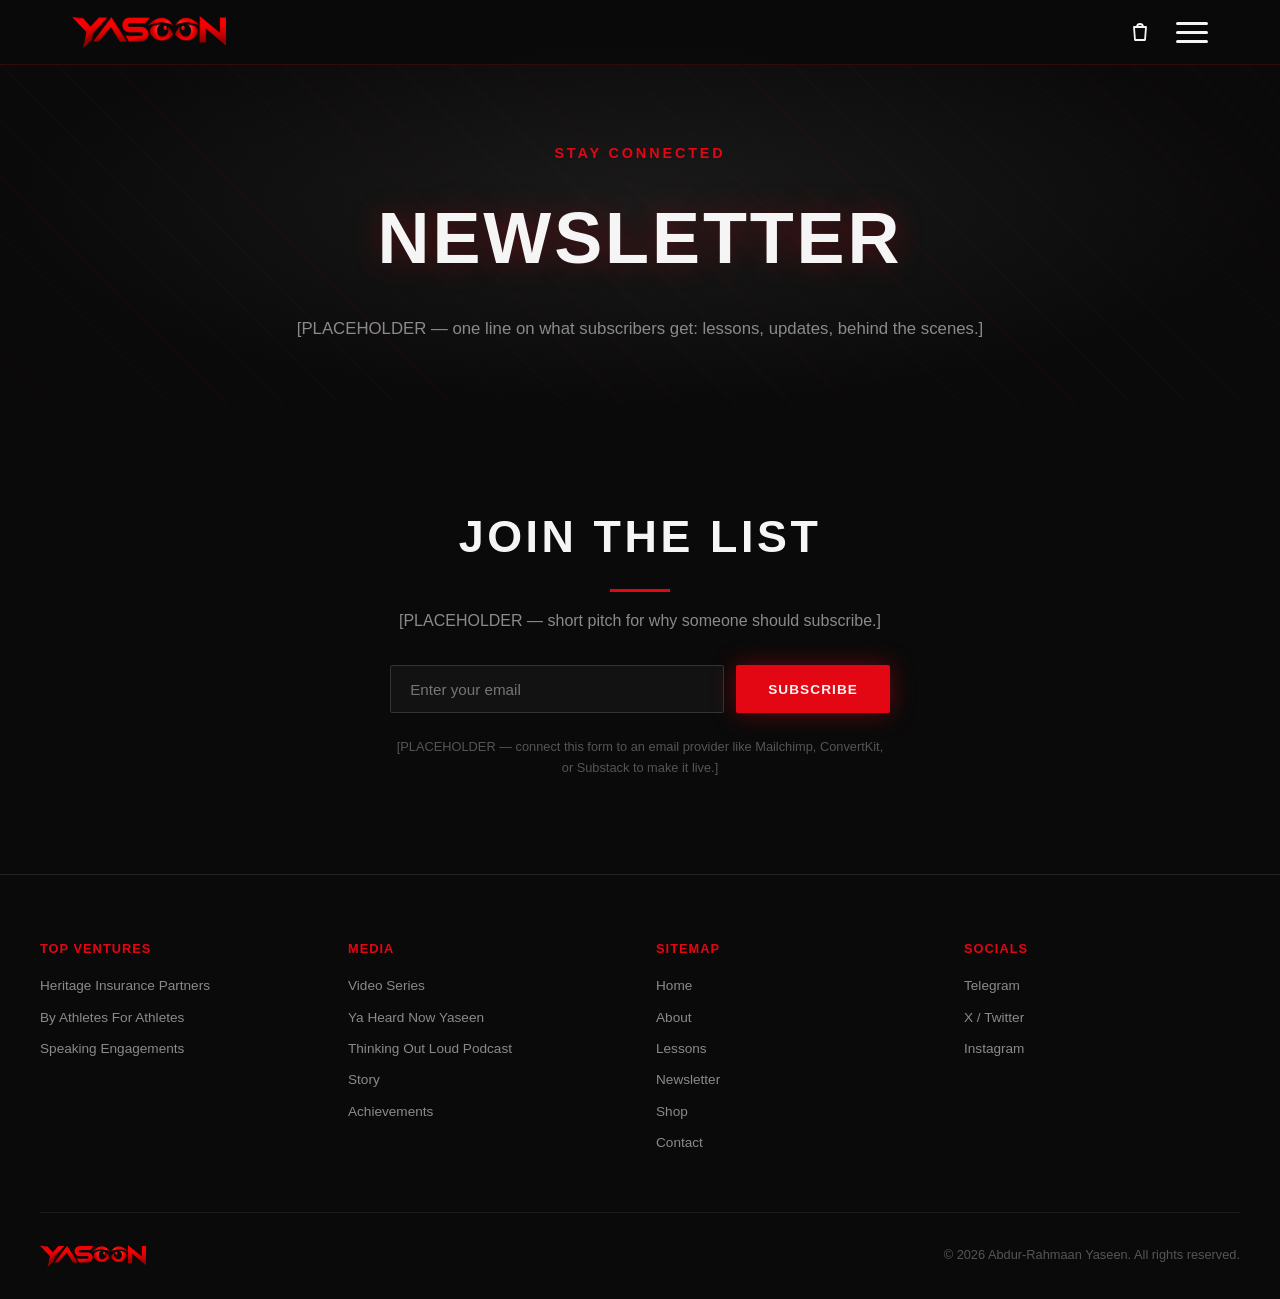
<file: newsletter.html>
<!DOCTYPE html>
<html lang="en">
<head>
<meta charset="UTF-8">
<meta name="viewport" content="width=device-width, initial-scale=1.0">
<title>Newsletter — Abdur-Rahmaan Yaseen</title>
<link rel="stylesheet" href="style.css">
<link rel="icon" type="image/png" sizes="32x32" href="assets/favicon-32.png">
<link rel="icon" type="image/png" sizes="16x16" href="assets/favicon-16.png">
<link rel="apple-touch-icon" href="assets/apple-touch-icon.png">
</head>
<body>

<header class="site-header">
  <div class="header-inner">
    <a class="logo" href="index.html"><img src="assets/logo.png" alt="YAS👀N" class="logo-img"></a>
    <button class="nav-toggle" aria-label="Toggle menu" aria-expanded="false">
      <span></span><span></span><span></span>
    </button>
    <nav class="main-nav">
      <a href="about.html">About</a>
      <a href="lessons.html">Lessons</a>
      <a href="ventures.html">Ventures</a>
      <a href="media.html">Media</a>
      <a href="shop.html">Shop</a>
      <a href="newsletter.html" class="active">Newsletter</a>
      <a href="contact.html" class="cta-link">Contact</a>
    </nav>
  </div>
</header>

<section class="page-hero">
  <div class="page-hero-overlay"></div>
  <div class="page-hero-content">
    <p class="eyebrow">Stay Connected</p>
    <h1>NEWSLETTER</h1>
    <p class="page-hero-sub">[PLACEHOLDER — one line on what subscribers get: lessons, updates, behind the scenes.]</p>
  </div>
</section>

<section class="newsletter-signup">
  <div class="newsletter-card">
    <h2 class="section-title">Join The List</h2>
    <p class="newsletter-sub">[PLACEHOLDER — short pitch for why someone should subscribe.]</p>
    <form class="newsletter-form" action="#" method="post">
      <input type="email" name="email" placeholder="Enter your email" required>
      <button type="submit" class="btn btn-primary">Subscribe</button>
    </form>
    <p class="newsletter-note">[PLACEHOLDER — connect this form to an email provider like Mailchimp, ConvertKit, or Substack to make it live.]</p>
  </div>
</section>

<footer class="site-footer">
  <div class="footer-inner">
    <div class="footer-col">
      <h4>Top Ventures</h4>
      <a href="https://heritageinsurancepartners.org" target="_blank" rel="noopener">Heritage Insurance Partners</a>
      <a href="https://byathletesforathletes.com" target="_blank" rel="noopener">By Athletes For Athletes</a>
      <a href="ventures.html">Speaking Engagements</a>
    </div>
    <div class="footer-col">
      <h4>Media</h4>
      <a href="media.html">Video Series</a>
      <a href="https://rumble.com/yaheardnowyaseen" target="_blank" rel="noopener">Ya Heard Now Yaseen</a>
      <a href="media.html#thinking-out-loud">Thinking Out Loud Podcast</a>
      <a href="about.html">Story</a>
      <a href="index.html#achievements">Achievements</a>
    </div>
    <div class="footer-col">
      <h4>Sitemap</h4>
      <a href="index.html">Home</a>
      <a href="about.html">About</a>
      <a href="lessons.html">Lessons</a>
      <a href="newsletter.html">Newsletter</a>
      <a href="shop.html">Shop</a>
      <a href="contact.html">Contact</a>
    </div>
    <div class="footer-col">
      <h4>Socials</h4>
      <a href="https://t.me/abdurryaseen" target="_blank" rel="noopener">Telegram</a>
      <a href="https://x.com/abdurryaseen" target="_blank" rel="noopener">X / Twitter</a>
      <a href="https://instagram.com/abdurryaseen" target="_blank" rel="noopener">Instagram</a>
    </div>
  </div>
  <div class="footer-bottom">
    <span class="logo"><img src="assets/logo.png" alt="YAS👀N" class="logo-img"></span>
    <span class="copyright">© <span id="year"></span> Abdur-Rahmaan Yaseen. All rights reserved.</span>
  </div>
</footer>

<script src="script.js"></script>
</body>
</html>
</file>
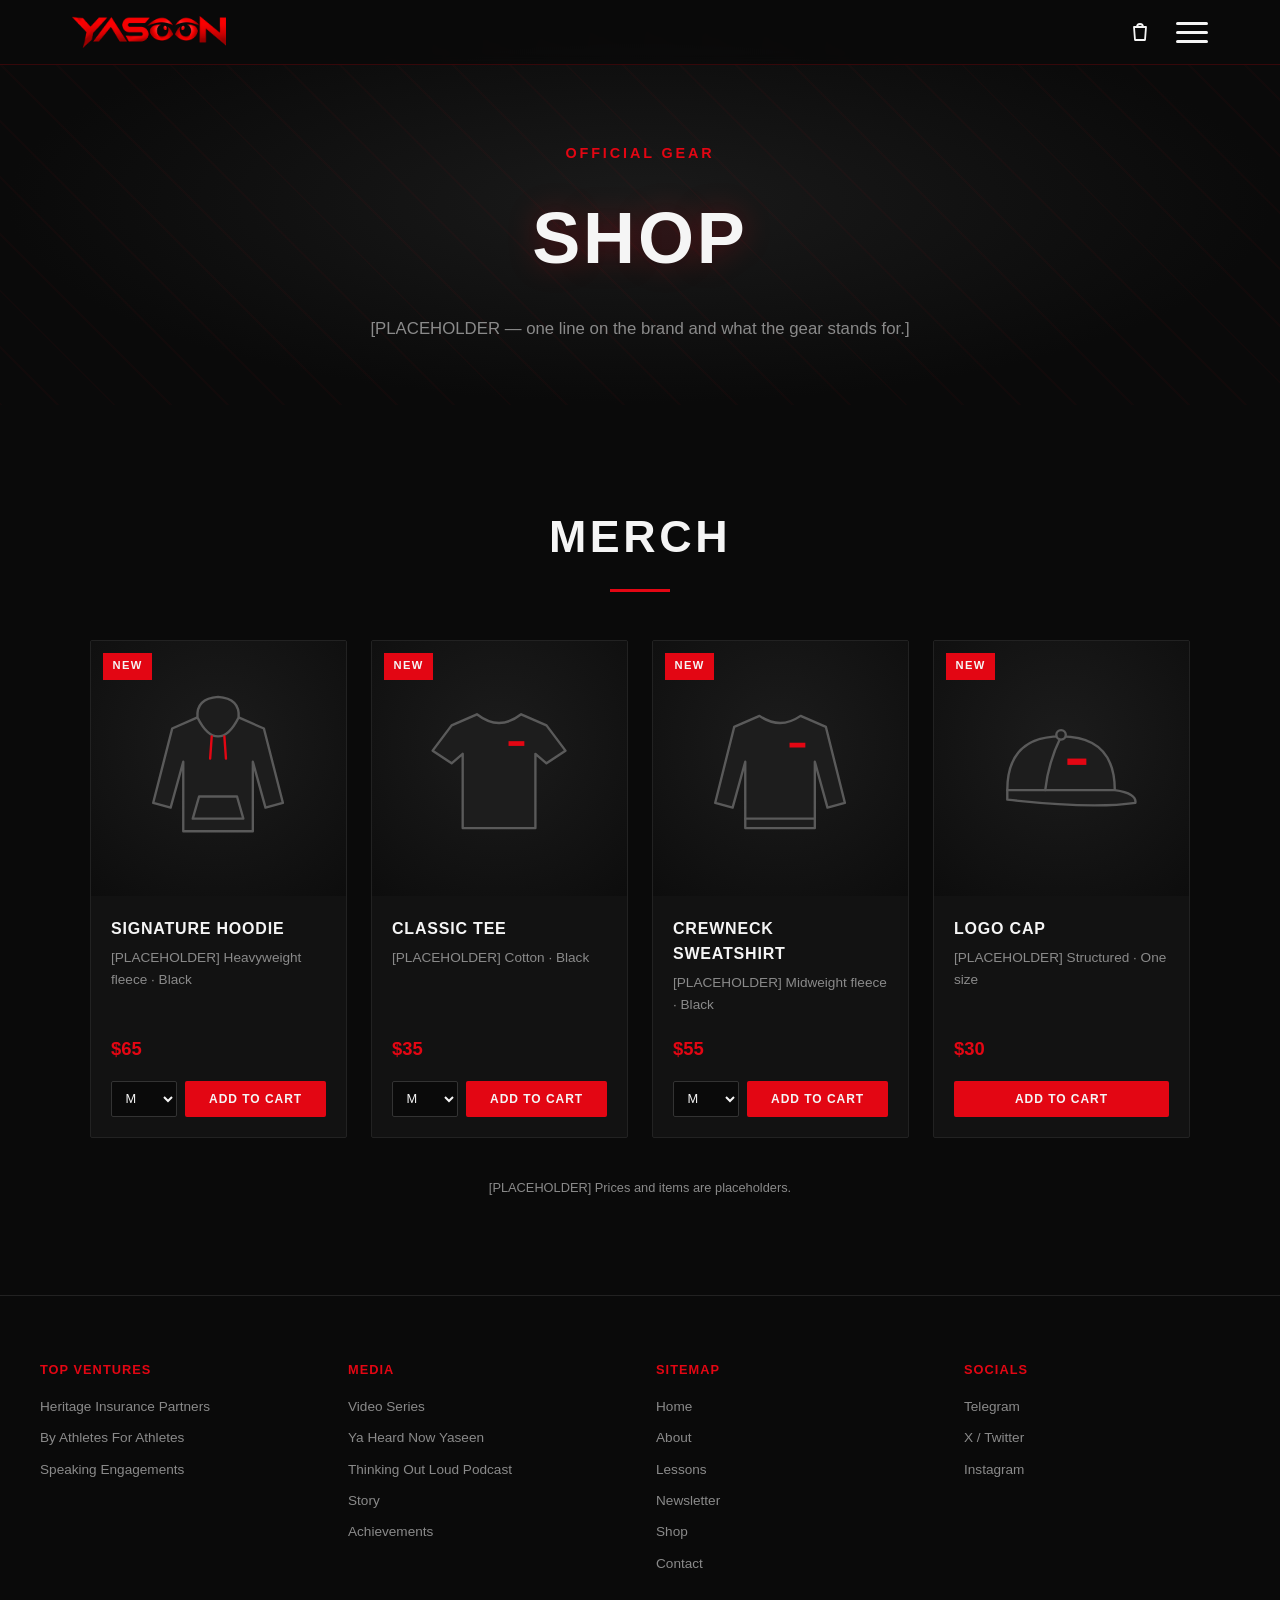
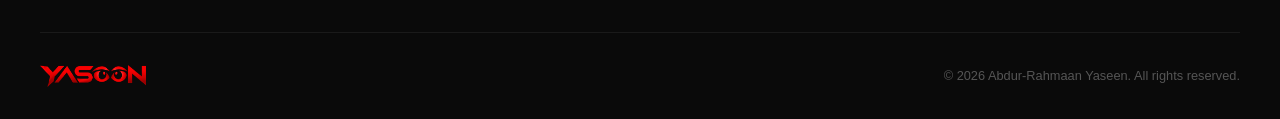
<file: shop.html>
<!DOCTYPE html>
<html lang="en">
<head>
<meta charset="UTF-8">
<meta name="viewport" content="width=device-width, initial-scale=1.0">
<title>Shop — Abdur-Rahmaan Yaseen</title>
<link rel="stylesheet" href="style.css">
<link rel="icon" type="image/png" sizes="32x32" href="assets/favicon-32.png">
<link rel="icon" type="image/png" sizes="16x16" href="assets/favicon-16.png">
<link rel="apple-touch-icon" href="assets/apple-touch-icon.png">
</head>
<body>

<header class="site-header">
  <div class="header-inner">
    <a class="logo" href="index.html"><img src="assets/logo.png" alt="YAS👀N" class="logo-img"></a>
    <button class="nav-toggle" aria-label="Toggle menu" aria-expanded="false">
      <span></span><span></span><span></span>
    </button>
    <nav class="main-nav">
      <a href="about.html">About</a>
      <a href="lessons.html">Lessons</a>
      <a href="ventures.html">Ventures</a>
      <a href="media.html">Media</a>
      <a href="shop.html" class="active">Shop</a>
      <a href="newsletter.html">Newsletter</a>
      <a href="contact.html" class="cta-link">Contact</a>
    </nav>
  </div>
</header>

<section class="page-hero">
  <div class="page-hero-overlay"></div>
  <div class="page-hero-content">
    <p class="eyebrow">Official Gear</p>
    <h1>SHOP</h1>
    <p class="page-hero-sub">[PLACEHOLDER — one line on the brand and what the gear stands for.]</p>
  </div>
</section>

<section id="merch" class="merch">
  <h2 class="section-title">Merch</h2>
  <div class="merch-grid">
    <article class="merch-card">
      <div class="merch-img">
        <span class="merch-tag">New</span>
        <svg viewBox="0 0 100 100" aria-hidden="true"><path d="M37 18 L21 25 L9 72 L20 75 L28 46 L28 90 L72 90 L72 46 L80 75 L91 72 L79 25 L63 18 Z"/><path d="M37 18 Q36 6 50 5 Q64 6 63 18 Q57 30 50 30 Q43 30 37 18 Z"/><path d="M38 68 L62 68 L66 82 L34 82 Z"/><path class="accent-line" d="M46 30 L45 44 M54 30 L55 44"/></svg>
      </div>
      <div class="merch-info">
        <h3>Signature Hoodie</h3>
        <p class="merch-meta">[PLACEHOLDER] Heavyweight fleece · Black</p>
        <p class="merch-price">$65</p>
        <div class="merch-buy">
          <select class="merch-size" aria-label="Size for Signature Hoodie">
            <option>S</option><option selected>M</option><option>L</option><option>XL</option><option>XXL</option>
          </select>
          <button type="button" class="btn btn-primary add-to-cart" data-id="hoodie" data-name="Signature Hoodie" data-price="65">Add to Cart</button>
        </div>
      </div>
    </article>
    <article class="merch-card">
      <div class="merch-img">
        <span class="merch-tag">New</span>
        <svg viewBox="0 0 100 100" aria-hidden="true"><path d="M36 16 L20 23 L8 39 L20 47 L27 41 L27 88 L73 88 L73 41 L80 47 L92 39 L80 23 L64 16 Q50 27 36 16 Z"/><rect class="accent" x="56" y="33" width="10" height="3"/></svg>
      </div>
      <div class="merch-info">
        <h3>Classic Tee</h3>
        <p class="merch-meta">[PLACEHOLDER] Cotton · Black</p>
        <p class="merch-price">$35</p>
        <div class="merch-buy">
          <select class="merch-size" aria-label="Size for Classic Tee">
            <option>S</option><option selected>M</option><option>L</option><option>XL</option><option>XXL</option>
          </select>
          <button type="button" class="btn btn-primary add-to-cart" data-id="tee" data-name="Classic Tee" data-price="35">Add to Cart</button>
        </div>
      </div>
    </article>
    <article class="merch-card">
      <div class="merch-img">
        <span class="merch-tag">New</span>
        <svg viewBox="0 0 100 100" aria-hidden="true"><path d="M37 17 L21 24 L9 72 L20 75 L28 46 L28 88 L72 88 L72 46 L80 75 L91 72 L79 24 L63 17 Q50 26 37 17 Z"/><path d="M28 82 L72 82"/><rect class="accent" x="56" y="34" width="10" height="3"/></svg>
      </div>
      <div class="merch-info">
        <h3>Crewneck Sweatshirt</h3>
        <p class="merch-meta">[PLACEHOLDER] Midweight fleece · Black</p>
        <p class="merch-price">$55</p>
        <div class="merch-buy">
          <select class="merch-size" aria-label="Size for Crewneck Sweatshirt">
            <option>S</option><option selected>M</option><option>L</option><option>XL</option><option>XXL</option>
          </select>
          <button type="button" class="btn btn-primary add-to-cart" data-id="crewneck" data-name="Crewneck Sweatshirt" data-price="55">Add to Cart</button>
        </div>
      </div>
    </article>
    <article class="merch-card">
      <div class="merch-img">
        <span class="merch-tag">New</span>
        <svg viewBox="0 0 100 100" aria-hidden="true"><path d="M16 64 Q16 30 50 30 Q84 30 84 64 Z"/><path d="M16 64 L84 64 Q98 66 97 72 Q70 76 16 70 Z"/><path d="M50 30 Q42 46 40 64"/><circle cx="50" cy="29" r="3"/><rect class="accent" x="54" y="44" width="12" height="4"/></svg>
      </div>
      <div class="merch-info">
        <h3>Logo Cap</h3>
        <p class="merch-meta">[PLACEHOLDER] Structured · One size</p>
        <p class="merch-price">$30</p>
        <div class="merch-buy">
          <button type="button" class="btn btn-primary add-to-cart" data-id="cap" data-name="Logo Cap" data-price="30">Add to Cart</button>
        </div>
      </div>
    </article>
  </div>
  <p class="merch-fine">[PLACEHOLDER] Prices and items are placeholders.</p>
</section>

<footer class="site-footer">
  <div class="footer-inner">
    <div class="footer-col">
      <h4>Top Ventures</h4>
      <a href="https://heritageinsurancepartners.org" target="_blank" rel="noopener">Heritage Insurance Partners</a>
      <a href="https://byathletesforathletes.com" target="_blank" rel="noopener">By Athletes For Athletes</a>
      <a href="ventures.html">Speaking Engagements</a>
    </div>
    <div class="footer-col">
      <h4>Media</h4>
      <a href="media.html">Video Series</a>
      <a href="https://rumble.com/yaheardnowyaseen" target="_blank" rel="noopener">Ya Heard Now Yaseen</a>
      <a href="media.html#thinking-out-loud">Thinking Out Loud Podcast</a>
      <a href="about.html">Story</a>
      <a href="index.html#achievements">Achievements</a>
    </div>
    <div class="footer-col">
      <h4>Sitemap</h4>
      <a href="index.html">Home</a>
      <a href="about.html">About</a>
      <a href="lessons.html">Lessons</a>
      <a href="newsletter.html">Newsletter</a>
      <a href="shop.html">Shop</a>
      <a href="contact.html">Contact</a>
    </div>
    <div class="footer-col">
      <h4>Socials</h4>
      <a href="https://t.me/abdurryaseen" target="_blank" rel="noopener">Telegram</a>
      <a href="https://x.com/abdurryaseen" target="_blank" rel="noopener">X / Twitter</a>
      <a href="https://instagram.com/abdurryaseen" target="_blank" rel="noopener">Instagram</a>
    </div>
  </div>
  <div class="footer-bottom">
    <span class="logo"><img src="assets/logo.png" alt="YAS👀N" class="logo-img"></span>
    <span class="copyright">© <span id="year"></span> Abdur-Rahmaan Yaseen. All rights reserved.</span>
  </div>
</footer>

<script src="script.js"></script>
</body>
</html>
</file>
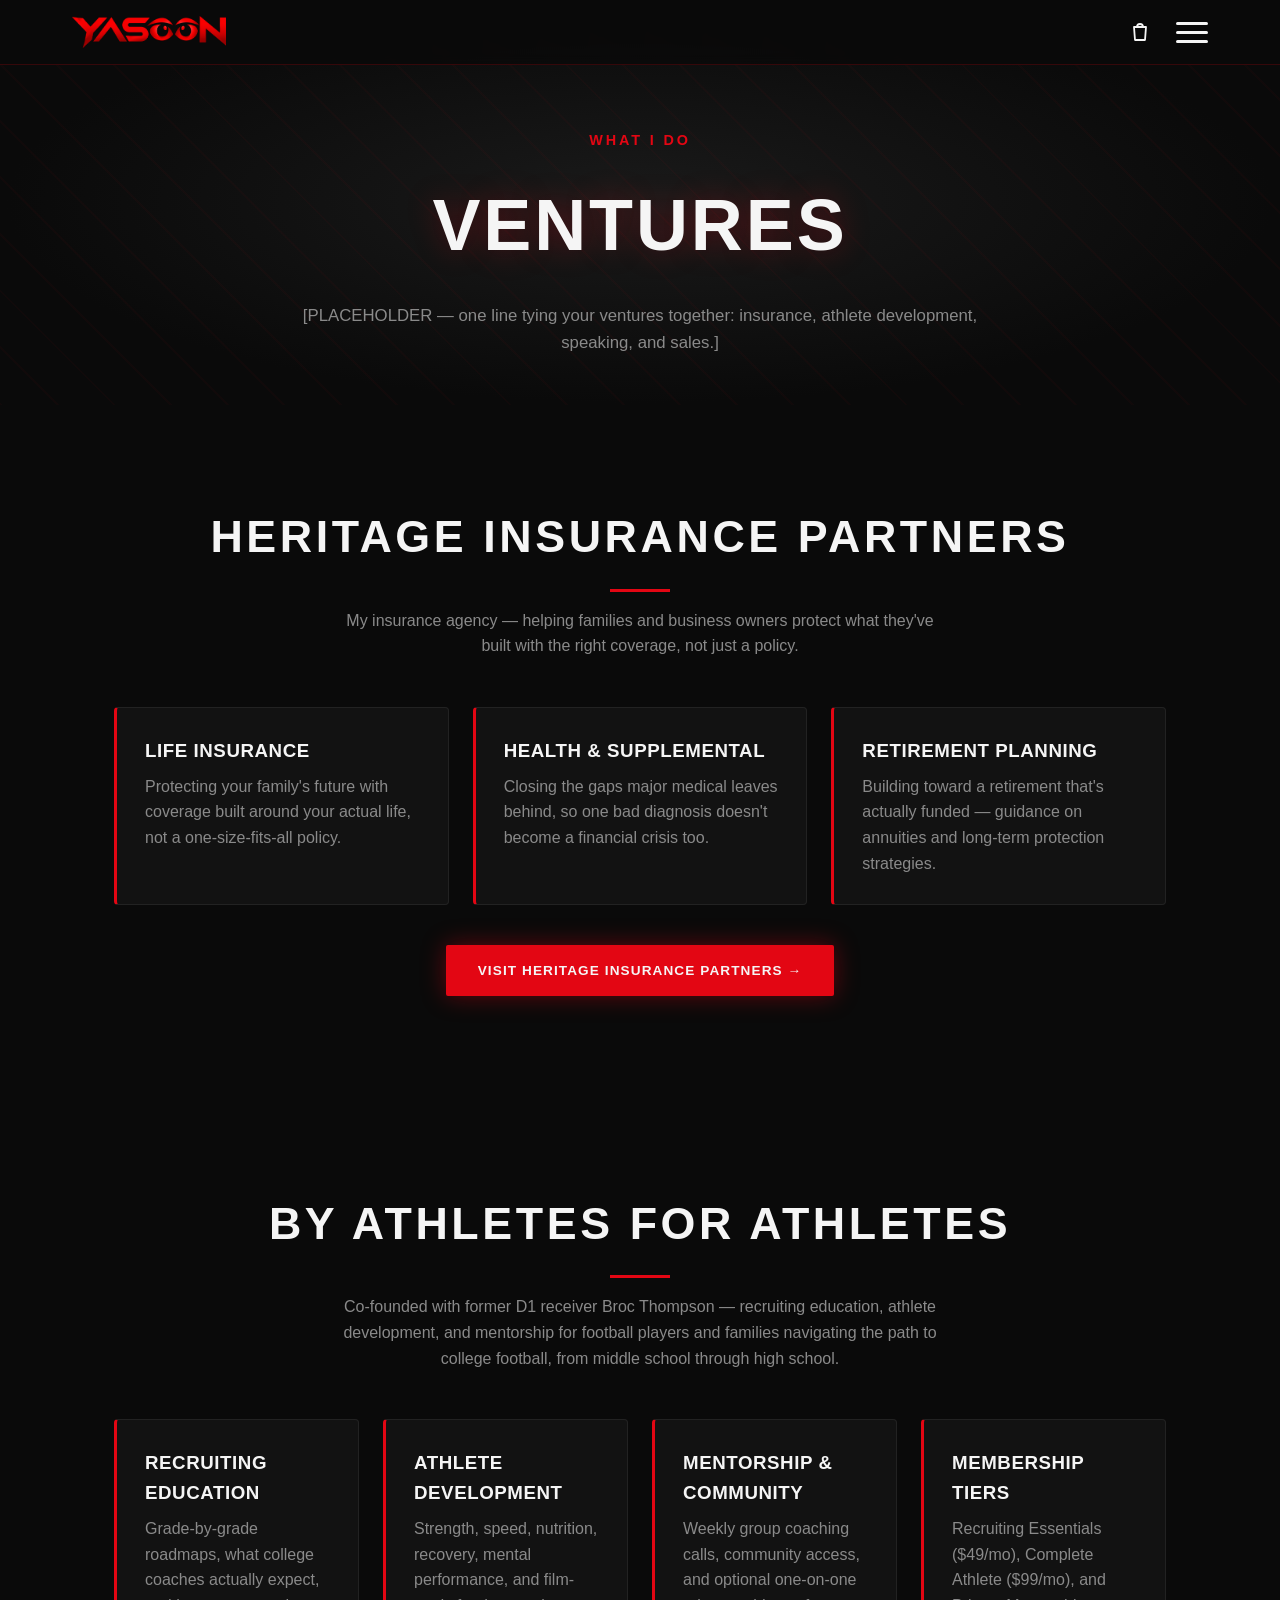
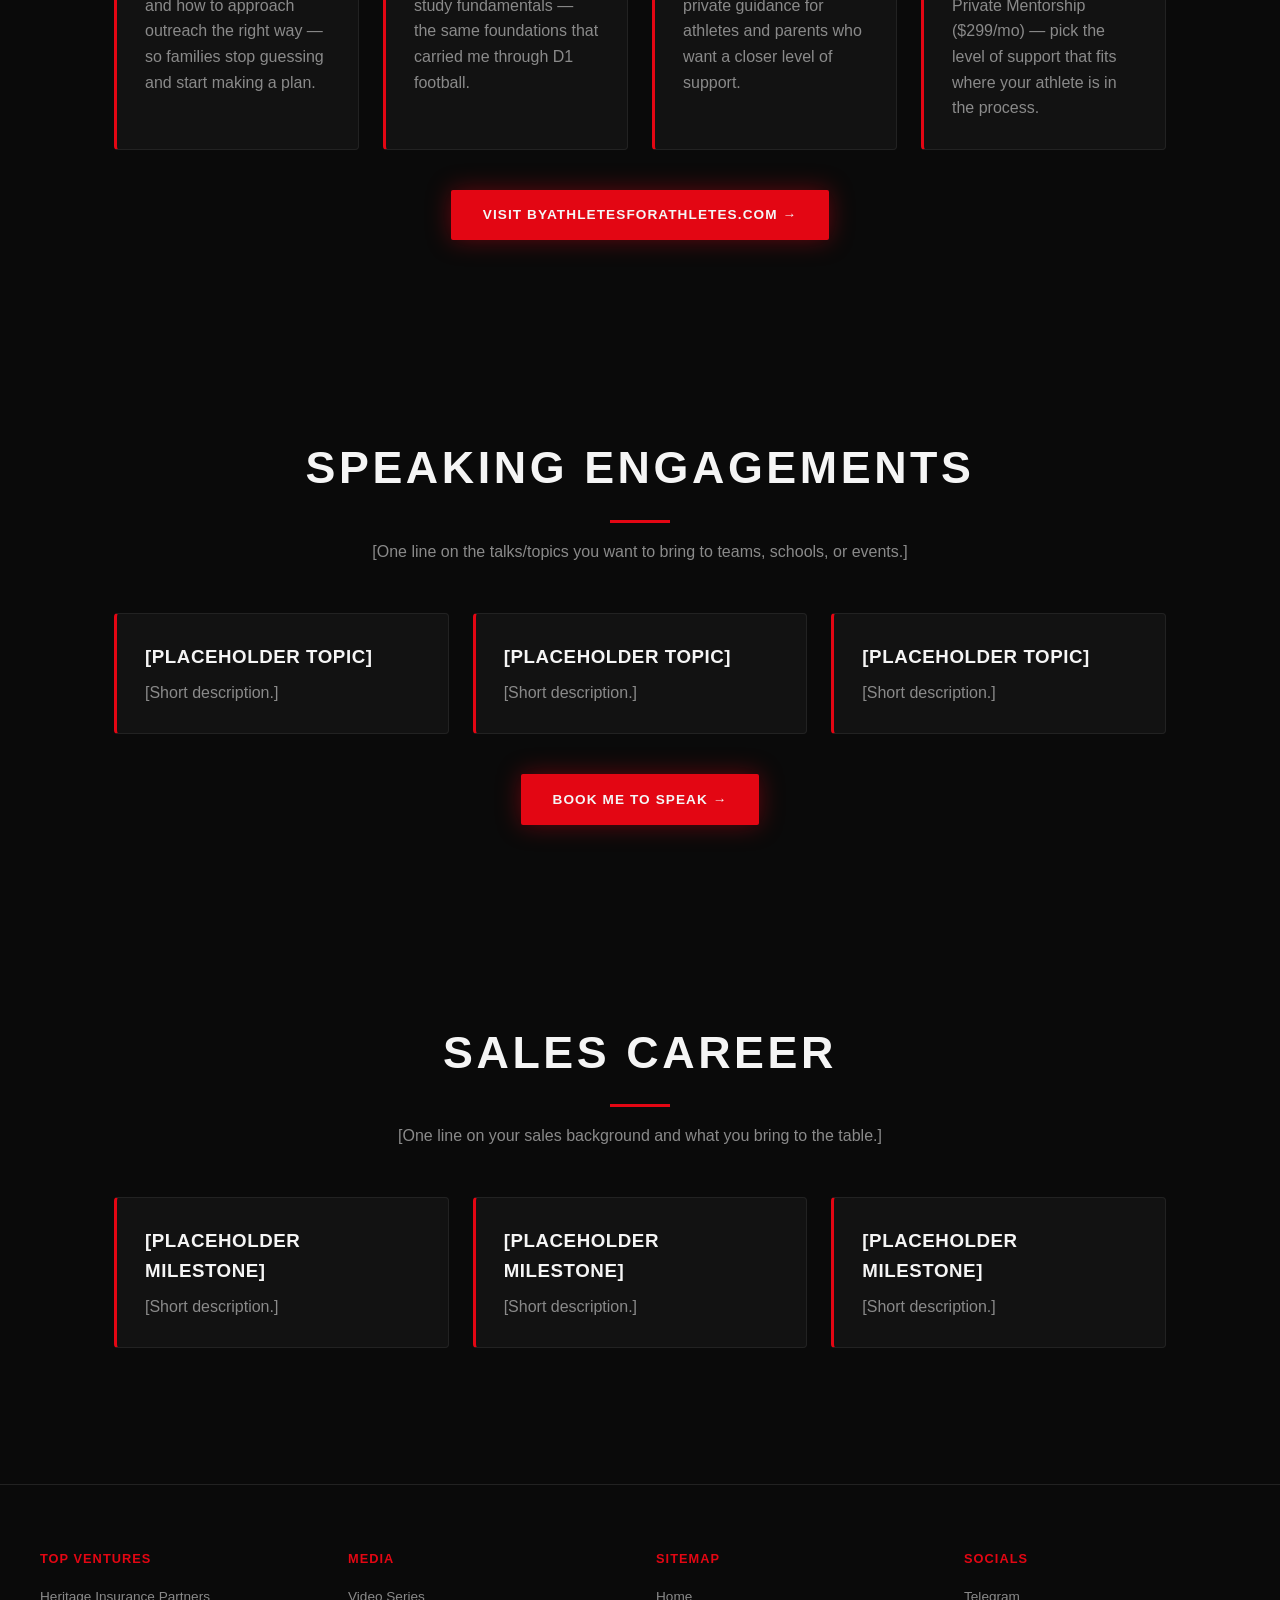
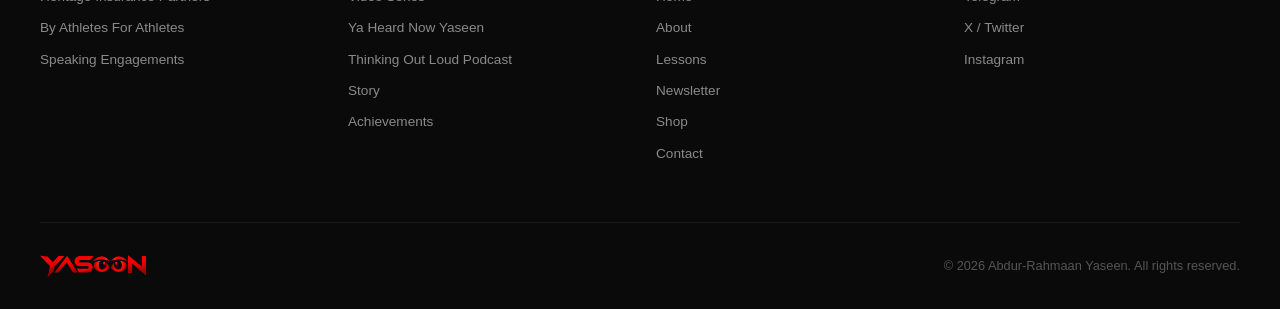
<file: ventures.html>
<!DOCTYPE html>
<html lang="en">
<head>
<meta charset="UTF-8">
<meta name="viewport" content="width=device-width, initial-scale=1.0">
<title>Ventures — Abdur-Rahmaan Yaseen</title>
<link rel="stylesheet" href="style.css">
<link rel="icon" type="image/png" sizes="32x32" href="assets/favicon-32.png">
<link rel="icon" type="image/png" sizes="16x16" href="assets/favicon-16.png">
<link rel="apple-touch-icon" href="assets/apple-touch-icon.png">
</head>
<body>

<header class="site-header">
  <div class="header-inner">
    <a class="logo" href="index.html"><img src="assets/logo.png" alt="YAS👀N" class="logo-img"></a>
    <button class="nav-toggle" aria-label="Toggle menu" aria-expanded="false">
      <span></span><span></span><span></span>
    </button>
    <nav class="main-nav">
      <a href="about.html">About</a>
      <a href="lessons.html">Lessons</a>
      <a href="ventures.html" class="active">Ventures</a>
      <a href="media.html">Media</a>
      <a href="shop.html">Shop</a>
      <a href="newsletter.html">Newsletter</a>
      <a href="contact.html" class="cta-link">Contact</a>
    </nav>
  </div>
</header>

<section class="page-hero">
  <div class="page-hero-overlay"></div>
  <div class="page-hero-content">
    <p class="eyebrow">What I Do</p>
    <h1>VENTURES</h1>
    <p class="page-hero-sub">[PLACEHOLDER — one line tying your ventures together: insurance, athlete development, speaking, and sales.]</p>
  </div>
</section>

<section id="platform" class="platform">
  <h2 class="section-title">Heritage Insurance Partners</h2>
  <p class="platform-sub">My insurance agency — helping families and business owners protect what they've built with the right coverage, not just a policy.</p>
  <div class="platform-grid">
    <div class="platform-card">
      <h3>Life Insurance</h3>
      <p>Protecting your family's future with coverage built around your actual life, not a one-size-fits-all policy.</p>
    </div>
    <div class="platform-card">
      <h3>Health & Supplemental</h3>
      <p>Closing the gaps major medical leaves behind, so one bad diagnosis doesn't become a financial crisis too.</p>
    </div>
    <div class="platform-card">
      <h3>Retirement Planning</h3>
      <p>Building toward a retirement that's actually funded — guidance on annuities and long-term protection strategies.</p>
    </div>
  </div>
  <a href="https://heritageinsurancepartners.org" target="_blank" rel="noopener" class="btn btn-primary platform-cta">Visit Heritage Insurance Partners →</a>
</section>

<section id="athletes" class="platform">
  <h2 class="section-title">By Athletes For Athletes</h2>
  <p class="platform-sub">Co-founded with former D1 receiver Broc Thompson — recruiting education, athlete development, and mentorship for football players and families navigating the path to college football, from middle school through high school.</p>
  <div class="platform-grid">
    <div class="platform-card">
      <h3>Recruiting Education</h3>
      <p>Grade-by-grade roadmaps, what college coaches actually expect, and how to approach outreach the right way — so families stop guessing and start making a plan.</p>
    </div>
    <div class="platform-card">
      <h3>Athlete Development</h3>
      <p>Strength, speed, nutrition, recovery, mental performance, and film-study fundamentals — the same foundations that carried me through D1 football.</p>
    </div>
    <div class="platform-card">
      <h3>Mentorship & Community</h3>
      <p>Weekly group coaching calls, community access, and optional one-on-one private guidance for athletes and parents who want a closer level of support.</p>
    </div>
    <div class="platform-card">
      <h3>Membership Tiers</h3>
      <p>Recruiting Essentials ($49/mo), Complete Athlete ($99/mo), and Private Mentorship ($299/mo) — pick the level of support that fits where your athlete is in the process.</p>
    </div>
  </div>
  <a href="https://byathletesforathletes.com" target="_blank" rel="noopener" class="btn btn-primary platform-cta">Visit ByAthletesForAthletes.com →</a>
</section>

<section id="speaking" class="platform">
  <h2 class="section-title">Speaking Engagements</h2>
  <p class="platform-sub">[One line on the talks/topics you want to bring to teams, schools, or events.]</p>
  <div class="platform-grid">
    <div class="platform-card">
      <h3>[PLACEHOLDER TOPIC]</h3>
      <p>[Short description.]</p>
    </div>
    <div class="platform-card">
      <h3>[PLACEHOLDER TOPIC]</h3>
      <p>[Short description.]</p>
    </div>
    <div class="platform-card">
      <h3>[PLACEHOLDER TOPIC]</h3>
      <p>[Short description.]</p>
    </div>
  </div>
  <a href="contact.html" class="btn btn-primary platform-cta">Book Me To Speak →</a>
</section>

<section id="sales" class="platform">
  <h2 class="section-title">Sales Career</h2>
  <p class="platform-sub">[One line on your sales background and what you bring to the table.]</p>
  <div class="platform-grid">
    <div class="platform-card">
      <h3>[PLACEHOLDER MILESTONE]</h3>
      <p>[Short description.]</p>
    </div>
    <div class="platform-card">
      <h3>[PLACEHOLDER MILESTONE]</h3>
      <p>[Short description.]</p>
    </div>
    <div class="platform-card">
      <h3>[PLACEHOLDER MILESTONE]</h3>
      <p>[Short description.]</p>
    </div>
  </div>
</section>

<footer class="site-footer">
  <div class="footer-inner">
    <div class="footer-col">
      <h4>Top Ventures</h4>
      <a href="https://heritageinsurancepartners.org" target="_blank" rel="noopener">Heritage Insurance Partners</a>
      <a href="https://byathletesforathletes.com" target="_blank" rel="noopener">By Athletes For Athletes</a>
      <a href="ventures.html#speaking">Speaking Engagements</a>
    </div>
    <div class="footer-col">
      <h4>Media</h4>
      <a href="media.html">Video Series</a>
      <a href="https://rumble.com/yaheardnowyaseen" target="_blank" rel="noopener">Ya Heard Now Yaseen</a>
      <a href="media.html#thinking-out-loud">Thinking Out Loud Podcast</a>
      <a href="about.html">Story</a>
      <a href="index.html#achievements">Achievements</a>
    </div>
    <div class="footer-col">
      <h4>Sitemap</h4>
      <a href="index.html">Home</a>
      <a href="about.html">About</a>
      <a href="lessons.html">Lessons</a>
      <a href="newsletter.html">Newsletter</a>
      <a href="shop.html">Shop</a>
      <a href="contact.html">Contact</a>
    </div>
    <div class="footer-col">
      <h4>Socials</h4>
      <a href="https://t.me/abdurryaseen" target="_blank" rel="noopener">Telegram</a>
      <a href="https://x.com/abdurryaseen" target="_blank" rel="noopener">X / Twitter</a>
      <a href="https://instagram.com/abdurryaseen" target="_blank" rel="noopener">Instagram</a>
    </div>
  </div>
  <div class="footer-bottom">
    <span class="logo"><img src="assets/logo.png" alt="YAS👀N" class="logo-img"></span>
    <span class="copyright">© <span id="year"></span> Abdur-Rahmaan Yaseen. All rights reserved.</span>
  </div>
</footer>

<script src="script.js"></script>
</body>
</html>
</file>
<file: style.css>
:root {
  --black: #0a0a0a;
  --dark: #121212;
  --crimson: #e30613;
  --crimson-dim: #8a0410;
  --gray: #8a8a8a;
  --white: #f5f5f5;
}

* { margin: 0; padding: 0; box-sizing: border-box; }

body {
  background: var(--black);
  color: var(--white);
  font-family: 'Helvetica Neue', Arial, sans-serif;
  line-height: 1.6;
}

.section-title {
  text-align: center;
  font-size: clamp(1.8rem, 4vw, 2.8rem);
  text-transform: uppercase;
  letter-spacing: 0.08em;
  margin-bottom: 3rem;
  position: relative;
}

.section-title::after {
  content: "";
  display: block;
  width: 60px;
  height: 3px;
  background: var(--crimson);
  margin: 1rem auto 0;
}

/* Header */
.site-header {
  position: fixed;
  top: 0; left: 0; right: 0;
  z-index: 100;
  background: rgba(10,10,10,0.85);
  backdrop-filter: blur(6px);
  border-bottom: 1px solid rgba(227,6,19,0.2);
}

.header-inner {
  max-width: 1200px;
  margin: 0 auto;
  display: flex;
  align-items: center;
  justify-content: space-between;
  padding: 1rem 2rem;
}

.logo {
  font-weight: 800;
  letter-spacing: 0.1em;
  color: var(--white);
  text-decoration: none;
  font-size: 1.1rem;
  display: inline-flex;
  align-items: center;
}

.logo-img {
  height: 32px;
  width: auto;
  display: block;
}

.footer-bottom .logo-img { height: 22px; }

.nav-toggle {
  display: flex;
  flex-direction: column;
  justify-content: center;
  gap: 6px;
  width: 32px;
  height: 24px;
  background: none;
  border: none;
  padding: 0;
  cursor: pointer;
  z-index: 110;
}

.nav-toggle span {
  display: block;
  width: 100%;
  height: 3px;
  background: var(--white);
  border-radius: 2px;
  transition: transform 0.25s ease, opacity 0.2s ease;
}

.nav-toggle.open span:nth-child(1) { transform: translateY(9px) rotate(45deg); }
.nav-toggle.open span:nth-child(2) { opacity: 0; }
.nav-toggle.open span:nth-child(3) { transform: translateY(-9px) rotate(-45deg); }

.main-nav {
  position: absolute;
  top: 100%;
  left: 0;
  right: 0;
  display: none;
  flex-direction: column;
  align-items: stretch;
  background: rgba(10,10,10,0.97);
  backdrop-filter: blur(8px);
  border-bottom: 1px solid rgba(227,6,19,0.2);
  padding: 0.5rem 0 1rem;
}

.main-nav.open { display: flex; }

.main-nav a {
  color: var(--gray);
  text-decoration: none;
  margin-left: 0;
  padding: 0.9rem 2rem;
  font-size: 0.9rem;
  text-transform: uppercase;
  letter-spacing: 0.05em;
  text-align: center;
  transition: color 0.2s;
}

.main-nav a:hover,
.main-nav a.active { color: var(--white); }

.cta-link {
  color: var(--crimson) !important;
  font-weight: 700;
}

/* Hero */
.hero {
  min-height: 100vh;
  display: flex;
  align-items: center;
  justify-content: center;
  text-align: center;
  position: relative;
  background: radial-gradient(ellipse at center, #1a1a1a 0%, var(--black) 70%);
  padding: 6rem 1.5rem 2rem;
  overflow: hidden;
}

.hero-overlay {
  position: absolute;
  inset: 0;
  background:
    linear-gradient(180deg, rgba(10,10,10,0) 0%, var(--black) 100%),
    repeating-linear-gradient(45deg, rgba(227,6,19,0.03) 0px, rgba(227,6,19,0.03) 2px, transparent 2px, transparent 40px);
  pointer-events: none;
}

.hero-content {
  position: relative;
  z-index: 2;
  max-width: 800px;
}

.eyebrow {
  color: var(--crimson);
  text-transform: uppercase;
  letter-spacing: 0.2em;
  font-size: 0.9rem;
  font-weight: 700;
  margin-bottom: 1rem;
}

.hero h1 {
  font-size: clamp(3rem, 10vw, 7rem);
  font-weight: 900;
  letter-spacing: 0.02em;
  line-height: 1;
  text-shadow: 0 0 40px rgba(227,6,19,0.3);
}

.hero-mission {
  margin: 2rem auto;
  color: var(--gray);
  font-size: clamp(1rem, 2vw, 1.3rem);
  max-width: 600px;
}

.hero-cta {
  display: flex;
  gap: 1rem;
  justify-content: center;
  flex-wrap: wrap;
  margin-top: 2rem;
}

.btn {
  padding: 0.9rem 2rem;
  text-decoration: none;
  text-transform: uppercase;
  letter-spacing: 0.08em;
  font-weight: 700;
  font-size: 0.85rem;
  border-radius: 2px;
  transition: transform 0.2s, box-shadow 0.2s;
}

.btn-primary {
  background: var(--crimson);
  color: var(--white);
  box-shadow: 0 0 25px rgba(227,6,19,0.4);
}

.btn-primary:hover {
  transform: translateY(-2px);
  box-shadow: 0 0 35px rgba(227,6,19,0.6);
}

.btn-ghost {
  background: transparent;
  color: var(--white);
  border: 1px solid var(--gray);
}

.btn-ghost:hover { border-color: var(--white); }

/* Upgrade */
.upgrade {
  position: relative;
  padding: 7rem 1.5rem;
  text-align: center;
  overflow: hidden;
  background:
    radial-gradient(ellipse at 50% 20%, rgba(227,6,19,0.15), transparent 60%),
    repeating-linear-gradient(135deg, #141414 0px, #141414 2px, #0d0d0d 2px, #0d0d0d 4px);
}

.upgrade-overlay {
  position: absolute;
  inset: 0;
  background: linear-gradient(180deg, var(--black), transparent 15%, transparent 85%, var(--black));
  pointer-events: none;
}

.upgrade-content {
  position: relative;
  z-index: 2;
  max-width: 700px;
  margin: 0 auto;
}

.upgrade h2 {
  font-size: clamp(2.2rem, 6vw, 4rem);
  font-weight: 900;
  letter-spacing: 0.03em;
  margin: 0.5rem 0 1.5rem;
  text-shadow: 0 0 30px rgba(227,6,19,0.35);
}

.upgrade-text {
  color: var(--gray);
  font-size: 1.1rem;
  margin-bottom: 2rem;
}

/* Platform */
.platform {
  padding: 6rem 1.5rem;
  max-width: 1100px;
  margin: 0 auto;
  text-align: center;
}

.platform-sub {
  color: var(--gray);
  max-width: 600px;
  margin: -2rem auto 3rem;
}

.platform-grid {
  display: grid;
  grid-template-columns: repeat(auto-fit, minmax(240px, 1fr));
  gap: 1.5rem;
  margin-bottom: 2.5rem;
}

.platform-card {
  background: var(--dark);
  border: 1px solid #222;
  border-left: 3px solid var(--crimson);
  border-radius: 4px;
  padding: 1.75rem;
  text-align: left;
}

.platform-card h3 {
  text-transform: uppercase;
  margin-bottom: 0.5rem;
  letter-spacing: 0.03em;
}

.platform-card p { color: var(--gray); }

.platform-cta { display: inline-block; }

.stat-list {
  list-style: none;
  margin-top: 0.5rem;
  display: flex;
  flex-direction: column;
  gap: 0.6rem;
}

.stat-list li {
  position: relative;
  padding-left: 1.1rem;
  color: var(--gray);
  font-size: 0.92rem;
  line-height: 1.5;
}

.stat-list li::before {
  content: "";
  position: absolute;
  left: 0;
  top: 0.55em;
  width: 6px;
  height: 6px;
  border-radius: 50%;
  background: var(--crimson);
}

/* Reaffirm */
.reaffirm {
  position: relative;
  padding: 7rem 1.5rem;
  text-align: center;
  overflow: hidden;
  background: #0d0606;
}

.reaffirm-overlay {
  position: absolute;
  inset: 0;
  background: radial-gradient(ellipse at 50% 50%, rgba(227,6,19,0.18), transparent 65%);
  pointer-events: none;
}

.reaffirm-content {
  position: relative;
  z-index: 2;
  max-width: 700px;
  margin: 0 auto;
}

.reaffirm h2 {
  font-size: clamp(2rem, 5vw, 3.5rem);
  font-weight: 900;
  letter-spacing: 0.05em;
  margin-bottom: 1.5rem;
  text-shadow: 0 0 30px rgba(227,6,19,0.4);
}

.reaffirm-text {
  color: var(--gray);
  font-size: 1.1rem;
}

/* Timeline */
.timeline {
  padding: 6rem 1.5rem;
  max-width: 1000px;
  margin: 0 auto;
}

.timeline-track {
  position: relative;
  padding-left: 2rem;
  border-left: 2px solid var(--crimson-dim);
}

.timeline-item {
  position: relative;
  margin-bottom: 3rem;
}

.timeline-item::before {
  content: "";
  position: absolute;
  left: -2.45rem;
  top: 0.3rem;
  width: 12px;
  height: 12px;
  border-radius: 50%;
  background: var(--crimson);
  box-shadow: 0 0 12px rgba(227,6,19,0.7);
}

.year {
  display: inline-block;
  color: var(--crimson);
  font-weight: 800;
  letter-spacing: 0.1em;
  margin-bottom: 0.5rem;
}

.timeline-card {
  background: var(--dark);
  border: 1px solid #222;
  border-radius: 6px;
  padding: 1.5rem;
}

.timeline-card h3 {
  text-transform: uppercase;
  letter-spacing: 0.03em;
  margin-bottom: 0.5rem;
}

.timeline-card p { color: var(--gray); }

/* Achievements */
.achievements {
  background: var(--dark);
  padding: 6rem 1.5rem;
}

.stat-grid {
  max-width: 1000px;
  margin: 0 auto;
  display: grid;
  grid-template-columns: repeat(auto-fit, minmax(180px, 1fr));
  gap: 2rem;
  text-align: center;
}

.stat-num {
  display: block;
  font-size: clamp(2.2rem, 5vw, 3.5rem);
  font-weight: 900;
  color: var(--crimson);
}

.stat-label {
  display: block;
  margin-top: 0.5rem;
  text-transform: uppercase;
  letter-spacing: 0.05em;
  color: var(--gray);
  font-size: 0.85rem;
}

/* Mission */
.mission {
  padding: 6rem 1.5rem;
  text-align: center;
  background: linear-gradient(180deg, var(--black), #150505);
}

.mission-inner { max-width: 750px; margin: 0 auto; }

.mission-text {
  font-size: clamp(1.1rem, 2.2vw, 1.5rem);
  color: var(--white);
  font-style: italic;
}

/* Programs */
.programs {
  padding: 6rem 1.5rem;
  max-width: 1200px;
  margin: 0 auto;
}

.program-grid {
  display: grid;
  grid-template-columns: repeat(auto-fit, minmax(260px, 1fr));
  gap: 1.5rem;
}

.program-card {
  display: block;
  background: var(--dark);
  border: 1px solid #222;
  border-radius: 6px;
  padding: 2rem;
  text-decoration: none;
  color: var(--white);
  transition: border-color 0.2s, transform 0.2s;
}

.program-card:hover {
  border-color: var(--crimson);
  transform: translateY(-3px);
}

.program-card h3 {
  text-transform: uppercase;
  margin-bottom: 0.5rem;
}

.program-card p { color: var(--gray); margin-bottom: 1rem; }

.program-link {
  color: var(--crimson);
  font-weight: 700;
  font-size: 0.85rem;
  text-transform: uppercase;
}

/* Exclusive */
.exclusive {
  padding: 6rem 1.5rem;
  max-width: 1200px;
  margin: 0 auto;
  text-align: center;
}

.exclusive-sub {
  color: var(--gray);
  max-width: 600px;
  margin: -2rem auto 3rem;
}

.exclusive-grid {
  display: grid;
  grid-template-columns: repeat(auto-fit, minmax(240px, 1fr));
  gap: 1.5rem;
}

.exclusive-card {
  background: var(--dark);
  border: 1px solid #222;
  border-radius: 6px;
  overflow: hidden;
  text-align: left;
  transition: border-color 0.2s;
}

.exclusive-card:hover { border-color: var(--crimson); }

.exclusive-thumb {
  aspect-ratio: 16 / 9;
  background: repeating-linear-gradient(45deg, #1a1a1a 0px, #1a1a1a 10px, #141414 10px, #141414 20px);
  border-bottom: 1px solid #222;
}

.exclusive-card h3 {
  padding: 1rem 1.25rem;
  text-transform: uppercase;
  font-size: 0.95rem;
  letter-spacing: 0.03em;
}

/* Card Columns */
.card-columns {
  display: grid;
  grid-template-columns: repeat(auto-fit, minmax(220px, 1fr));
  gap: 1px;
  background: #222;
  border-top: 1px solid #222;
  border-bottom: 1px solid #222;
}

.col-card {
  background: var(--black);
  padding: 3rem 2rem;
  text-align: center;
}

.col-card h3 {
  color: var(--crimson);
  text-transform: uppercase;
  letter-spacing: 0.1em;
  font-size: 0.95rem;
  margin-bottom: 1rem;
}

.col-card p {
  color: var(--gray);
  font-size: 0.9rem;
}

/* Contact */
.contact {
  padding: 6rem 1.5rem;
  text-align: center;
  background: var(--dark);
}

.contact-sub {
  color: var(--gray);
  margin-bottom: 2rem;
}

.social-grid {
  display: flex;
  gap: 1rem;
  justify-content: center;
  flex-wrap: wrap;
}

.social-grid a {
  color: var(--white);
  text-decoration: none;
  border: 1px solid #333;
  padding: 0.8rem 1.6rem;
  border-radius: 2px;
  text-transform: uppercase;
  font-size: 0.85rem;
  letter-spacing: 0.05em;
  transition: border-color 0.2s, color 0.2s;
}

.social-grid a:hover {
  border-color: var(--crimson);
  color: var(--crimson);
}

/* Footer */
.site-footer {
  background: var(--black);
  border-top: 1px solid #222;
  padding: 4rem 1.5rem 2rem;
}

.footer-inner {
  max-width: 1200px;
  margin: 0 auto 3rem;
  display: grid;
  grid-template-columns: repeat(auto-fit, minmax(160px, 1fr));
  gap: 2rem;
}

.footer-col h4 {
  text-transform: uppercase;
  letter-spacing: 0.08em;
  font-size: 0.8rem;
  color: var(--crimson);
  margin-bottom: 1rem;
}

.footer-col a {
  display: block;
  color: var(--gray);
  text-decoration: none;
  font-size: 0.85rem;
  margin-bottom: 0.6rem;
}

.footer-col a:hover { color: var(--white); }

.footer-bottom {
  max-width: 1200px;
  margin: 0 auto;
  padding-top: 2rem;
  border-top: 1px solid #1a1a1a;
  display: flex;
  flex-wrap: wrap;
  gap: 1rem;
  align-items: center;
  justify-content: space-between;
}

.copyright {
  color: #555;
  font-size: 0.8rem;
}

/* Page Hero (sub-pages) */
.page-hero {
  position: relative;
  min-height: 45vh;
  display: flex;
  align-items: center;
  justify-content: center;
  text-align: center;
  overflow: hidden;
  padding: 8rem 1.5rem 3rem;
  background: radial-gradient(ellipse at center, #1a1a1a 0%, var(--black) 70%);
}

.page-hero-overlay {
  position: absolute;
  inset: 0;
  background: repeating-linear-gradient(45deg, rgba(227,6,19,0.03) 0px, rgba(227,6,19,0.03) 2px, transparent 2px, transparent 40px);
  pointer-events: none;
}

.page-hero-content {
  position: relative;
  z-index: 2;
  max-width: 700px;
}

.page-hero h1 {
  font-size: clamp(2.5rem, 7vw, 4.5rem);
  font-weight: 900;
  letter-spacing: 0.04em;
  text-shadow: 0 0 30px rgba(227,6,19,0.3);
}

.page-hero-sub {
  margin-top: 1.25rem;
  color: var(--gray);
  font-size: 1.05rem;
}

/* Nav Cards (home) */
.nav-cards {
  padding: 6rem 1.5rem;
  max-width: 1100px;
  margin: 0 auto;
}

.nav-card-grid {
  display: grid;
  grid-template-columns: repeat(auto-fit, minmax(230px, 1fr));
  gap: 1.5rem;
}

.nav-card {
  display: block;
  background: var(--dark);
  border: 1px solid #222;
  border-radius: 6px;
  padding: 2rem;
  text-decoration: none;
  color: var(--white);
  transition: border-color 0.2s, transform 0.2s;
}

.nav-card:hover {
  border-color: var(--crimson);
  transform: translateY(-3px);
}

.nav-card h3 {
  text-transform: uppercase;
  letter-spacing: 0.05em;
  margin-bottom: 0.5rem;
}

.nav-card p { color: var(--gray); margin-bottom: 1rem; font-size: 0.9rem; }

.nav-card-link {
  color: var(--crimson);
  font-weight: 700;
  font-size: 0.85rem;
  text-transform: uppercase;
}

/* Newsletter */
.newsletter-signup {
  padding: 6rem 1.5rem;
  display: flex;
  justify-content: center;
}

.newsletter-card {
  max-width: 500px;
  width: 100%;
  text-align: center;
}

.newsletter-sub {
  color: var(--gray);
  margin: -2rem auto 2rem;
}

.newsletter-form {
  display: flex;
  gap: 0.75rem;
  flex-wrap: wrap;
  justify-content: center;
}

.newsletter-form input[type="email"] {
  flex: 1;
  min-width: 220px;
  background: var(--dark);
  border: 1px solid #333;
  color: var(--white);
  padding: 0.9rem 1.2rem;
  border-radius: 2px;
  font-size: 0.95rem;
}

.newsletter-form input[type="email"]:focus {
  outline: none;
  border-color: var(--crimson);
}

.newsletter-form button { border: none; cursor: pointer; }

.newsletter-note {
  margin-top: 1.5rem;
  color: #555;
  font-size: 0.8rem;
}

/* Contact Page */
.contact-page {
  max-width: 1100px;
  margin: 0 auto;
  padding: 6rem 1.5rem;
  display: grid;
  grid-template-columns: 2fr 1fr;
  gap: 3rem;
}

.contact-form-card .section-title { text-align: left; }
.contact-form-card .section-title::after { margin-left: 0; }

.contact-form {
  display: flex;
  flex-direction: column;
  gap: 1rem;
}

.contact-form input,
.contact-form select,
.contact-form textarea {
  background: var(--dark);
  border: 1px solid #333;
  color: var(--white);
  padding: 0.9rem 1.2rem;
  border-radius: 2px;
  font-size: 0.95rem;
  font-family: inherit;
}

.contact-form input:focus,
.contact-form select:focus,
.contact-form textarea:focus {
  outline: none;
  border-color: var(--crimson);
}

.contact-form button {
  border: none;
  cursor: pointer;
  align-self: flex-start;
}

.contact-sidebar h3 {
  text-transform: uppercase;
  letter-spacing: 0.05em;
  margin-bottom: 1.5rem;
  color: var(--crimson);
  font-size: 1rem;
}

.social-grid.vertical {
  flex-direction: column;
  align-items: stretch;
}

.social-grid.vertical a { text-align: center; }

@media (max-width: 700px) {
  .footer-bottom { flex-direction: column; text-align: center; }
  .contact-page { grid-template-columns: 1fr; }
}

/* Merch (home) */
.merch {
  background: var(--black);
  padding: 6rem 1.5rem;
}

.merch-intro {
  max-width: 620px;
  margin: -1.5rem auto 3rem;
  text-align: center;
  color: var(--gray);
  line-height: 1.6;
}

.merch-grid {
  max-width: 1100px;
  margin: 0 auto;
  display: grid;
  grid-template-columns: repeat(auto-fit, minmax(230px, 1fr));
  gap: 1.5rem;
}

.merch-card {
  background: var(--dark);
  border: 1px solid #222;
  border-radius: 2px;
  overflow: hidden;
  display: flex;
  flex-direction: column;
  transition: transform 0.2s, border-color 0.2s;
}

.merch-card:hover {
  transform: translateY(-4px);
  border-color: var(--crimson);
}

.merch-img {
  position: relative;
  aspect-ratio: 1 / 1;
  background: radial-gradient(circle at 50% 40%, #1c1c1c, #0d0d0d);
  display: flex;
  align-items: center;
  justify-content: center;
}

.merch-img svg {
  width: 62%;
  height: auto;
  fill: #1d1d1d;
  stroke: #5a5a5a;
  stroke-width: 1.5;
  stroke-linejoin: round;
  stroke-linecap: round;
}

.merch-img .accent { fill: var(--crimson); stroke: none; }
.merch-img .accent-line { fill: none; stroke: var(--crimson); }

.merch-tag {
  position: absolute;
  top: 0.75rem;
  left: 0.75rem;
  background: var(--crimson);
  color: var(--white);
  font-size: 0.7rem;
  font-weight: 700;
  letter-spacing: 0.12em;
  text-transform: uppercase;
  padding: 0.3rem 0.6rem;
}

.merch-info {
  padding: 1.25rem;
  display: flex;
  flex-direction: column;
  gap: 0.35rem;
  flex: 1;
}

.merch-info h3 {
  font-size: 1rem;
  text-transform: uppercase;
  letter-spacing: 0.05em;
}

.merch-meta {
  color: var(--gray);
  font-size: 0.85rem;
}

.merch-price {
  margin-top: auto;
  padding-top: 0.75rem;
  font-weight: 900;
  color: var(--crimson);
  font-size: 1.15rem;
}

.merch-buy {
  display: flex;
  gap: 0.5rem;
  margin-top: 0.75rem;
}

.merch-size {
  background: var(--black);
  color: var(--white);
  border: 1px solid #333;
  border-radius: 2px;
  padding: 0.55rem 0.6rem;
  font: inherit;
  font-size: 0.8rem;
  cursor: pointer;
}

.merch-buy .btn {
  flex: 1;
  border: none;
  cursor: pointer;
  font-family: inherit;
  padding: 0.7rem 1rem;
  font-size: 0.75rem;
  box-shadow: none;
}

.merch-fine {
  text-align: center;
  color: var(--gray);
  font-size: 0.8rem;
  margin-top: 2.5rem;
}

/* Cart */
.cart-btn {
  position: relative;
  margin-left: auto;
  margin-right: 1.25rem;
  background: none;
  border: none;
  color: var(--white);
  cursor: pointer;
  padding: 4px;
  display: inline-flex;
}

.cart-btn:hover { color: var(--crimson); }

.cart-btn svg {
  width: 24px;
  height: 24px;
  fill: none;
  stroke: currentColor;
  stroke-width: 1.8;
  stroke-linejoin: round;
  stroke-linecap: round;
}

.cart-count {
  position: absolute;
  top: -4px;
  right: -6px;
  min-width: 18px;
  height: 18px;
  padding: 0 4px;
  border-radius: 9px;
  background: var(--crimson);
  color: var(--white);
  font-size: 0.7rem;
  font-weight: 700;
  line-height: 18px;
  text-align: center;
  display: none;
}

.cart-btn.has-items .cart-count { display: block; }
.cart-btn.bump { animation: cart-bump 0.4s ease; }

@keyframes cart-bump {
  40% { transform: scale(1.25); }
}

.cart-overlay {
  position: fixed;
  inset: 0;
  background: rgba(0,0,0,0.6);
  opacity: 0;
  pointer-events: none;
  transition: opacity 0.25s;
  z-index: 190;
}

.cart-drawer {
  position: fixed;
  top: 0; right: 0; bottom: 0;
  width: min(400px, 100%);
  background: var(--dark);
  border-left: 1px solid rgba(227,6,19,0.3);
  z-index: 200;
  display: flex;
  flex-direction: column;
  transform: translateX(100%);
  transition: transform 0.3s ease;
}

body.cart-open { overflow: hidden; }
body.cart-open .cart-overlay { opacity: 1; pointer-events: auto; }
body.cart-open .cart-drawer { transform: none; }

.cart-head {
  display: flex;
  justify-content: space-between;
  align-items: center;
  padding: 1.25rem 1.5rem;
  border-bottom: 1px solid #222;
}

.cart-head h3 {
  text-transform: uppercase;
  letter-spacing: 0.08em;
  font-size: 1rem;
}

.cart-close {
  background: none;
  border: none;
  color: var(--white);
  font-size: 1.8rem;
  line-height: 1;
  cursor: pointer;
}

.cart-close:hover { color: var(--crimson); }

.cart-items {
  flex: 1;
  overflow-y: auto;
  padding: 0.5rem 1.5rem;
}

.cart-empty {
  color: var(--gray);
  text-align: center;
  margin-top: 3rem;
}

.cart-item {
  display: grid;
  grid-template-columns: 1fr auto auto auto;
  gap: 0.75rem;
  align-items: center;
  padding: 1rem 0;
  border-bottom: 1px solid #222;
}

.cart-item-info strong {
  display: block;
  font-size: 0.9rem;
  text-transform: uppercase;
  letter-spacing: 0.04em;
}

.cart-item-meta {
  color: var(--gray);
  font-size: 0.8rem;
}

.cart-qty {
  display: inline-flex;
  align-items: center;
  border: 1px solid #333;
}

.cart-qty button {
  background: none;
  border: none;
  color: var(--white);
  width: 28px;
  height: 28px;
  cursor: pointer;
  font-size: 1rem;
}

.cart-qty button:hover { color: var(--crimson); }

.cart-qty span {
  min-width: 22px;
  text-align: center;
  font-size: 0.85rem;
}

.cart-line {
  font-weight: 700;
  font-size: 0.9rem;
  min-width: 62px;
  text-align: right;
}

.cart-remove {
  background: none;
  border: none;
  color: var(--gray);
  font-size: 1.2rem;
  cursor: pointer;
}

.cart-remove:hover { color: var(--crimson); }

.cart-foot {
  padding: 1.25rem 1.5rem;
  border-top: 1px solid #222;
  display: flex;
  flex-direction: column;
  gap: 1rem;
}

.cart-subtotal {
  display: flex;
  justify-content: space-between;
  align-items: baseline;
  text-transform: uppercase;
  letter-spacing: 0.06em;
  font-size: 0.9rem;
}

.cart-subtotal strong {
  color: var(--crimson);
  font-size: 1.1rem;
}

.cart-checkout {
  width: 100%;
  border: none;
  cursor: pointer;
  font-family: inherit;
  text-align: center;
}

.cart-checkout:disabled {
  opacity: 0.4;
  cursor: not-allowed;
  box-shadow: none;
  transform: none;
}

.cart-note {
  color: var(--gray);
  font-size: 0.82rem;
  line-height: 1.5;
}

.cart-note a { color: var(--crimson); }
</file>
